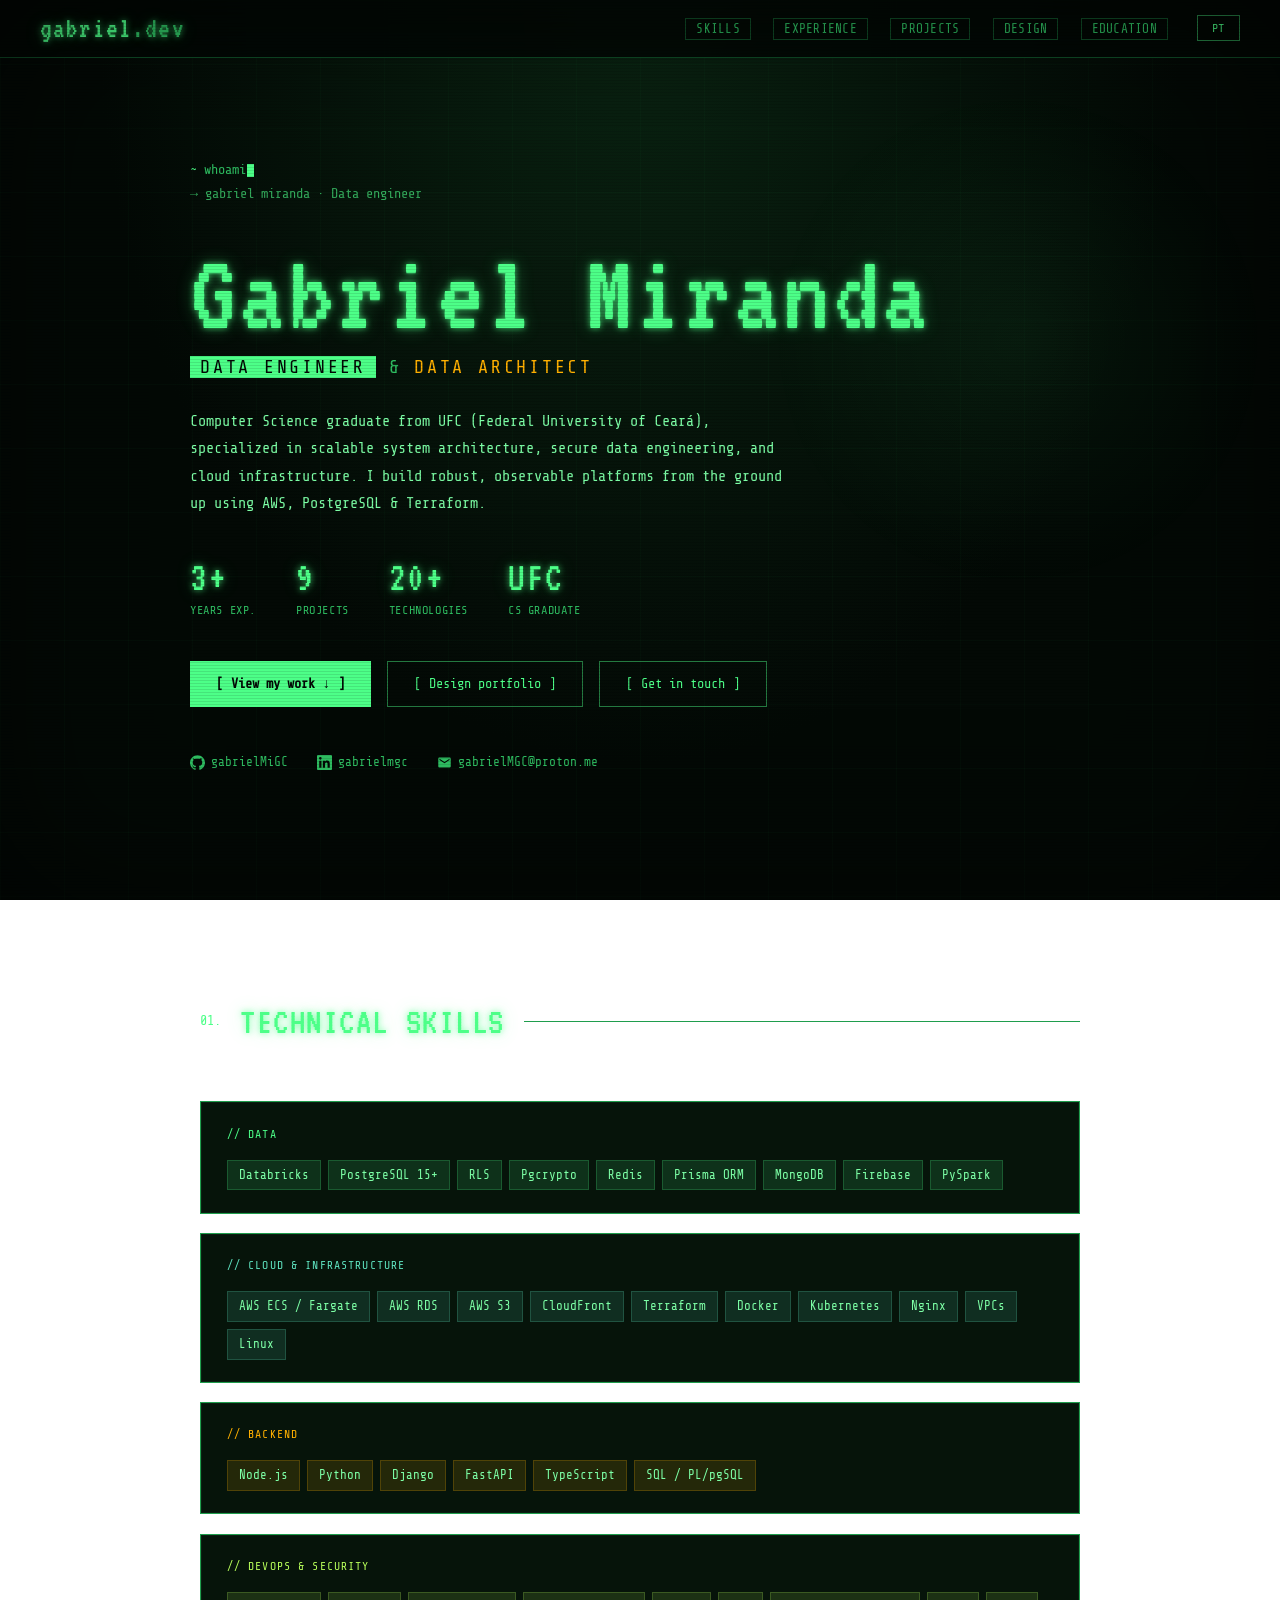
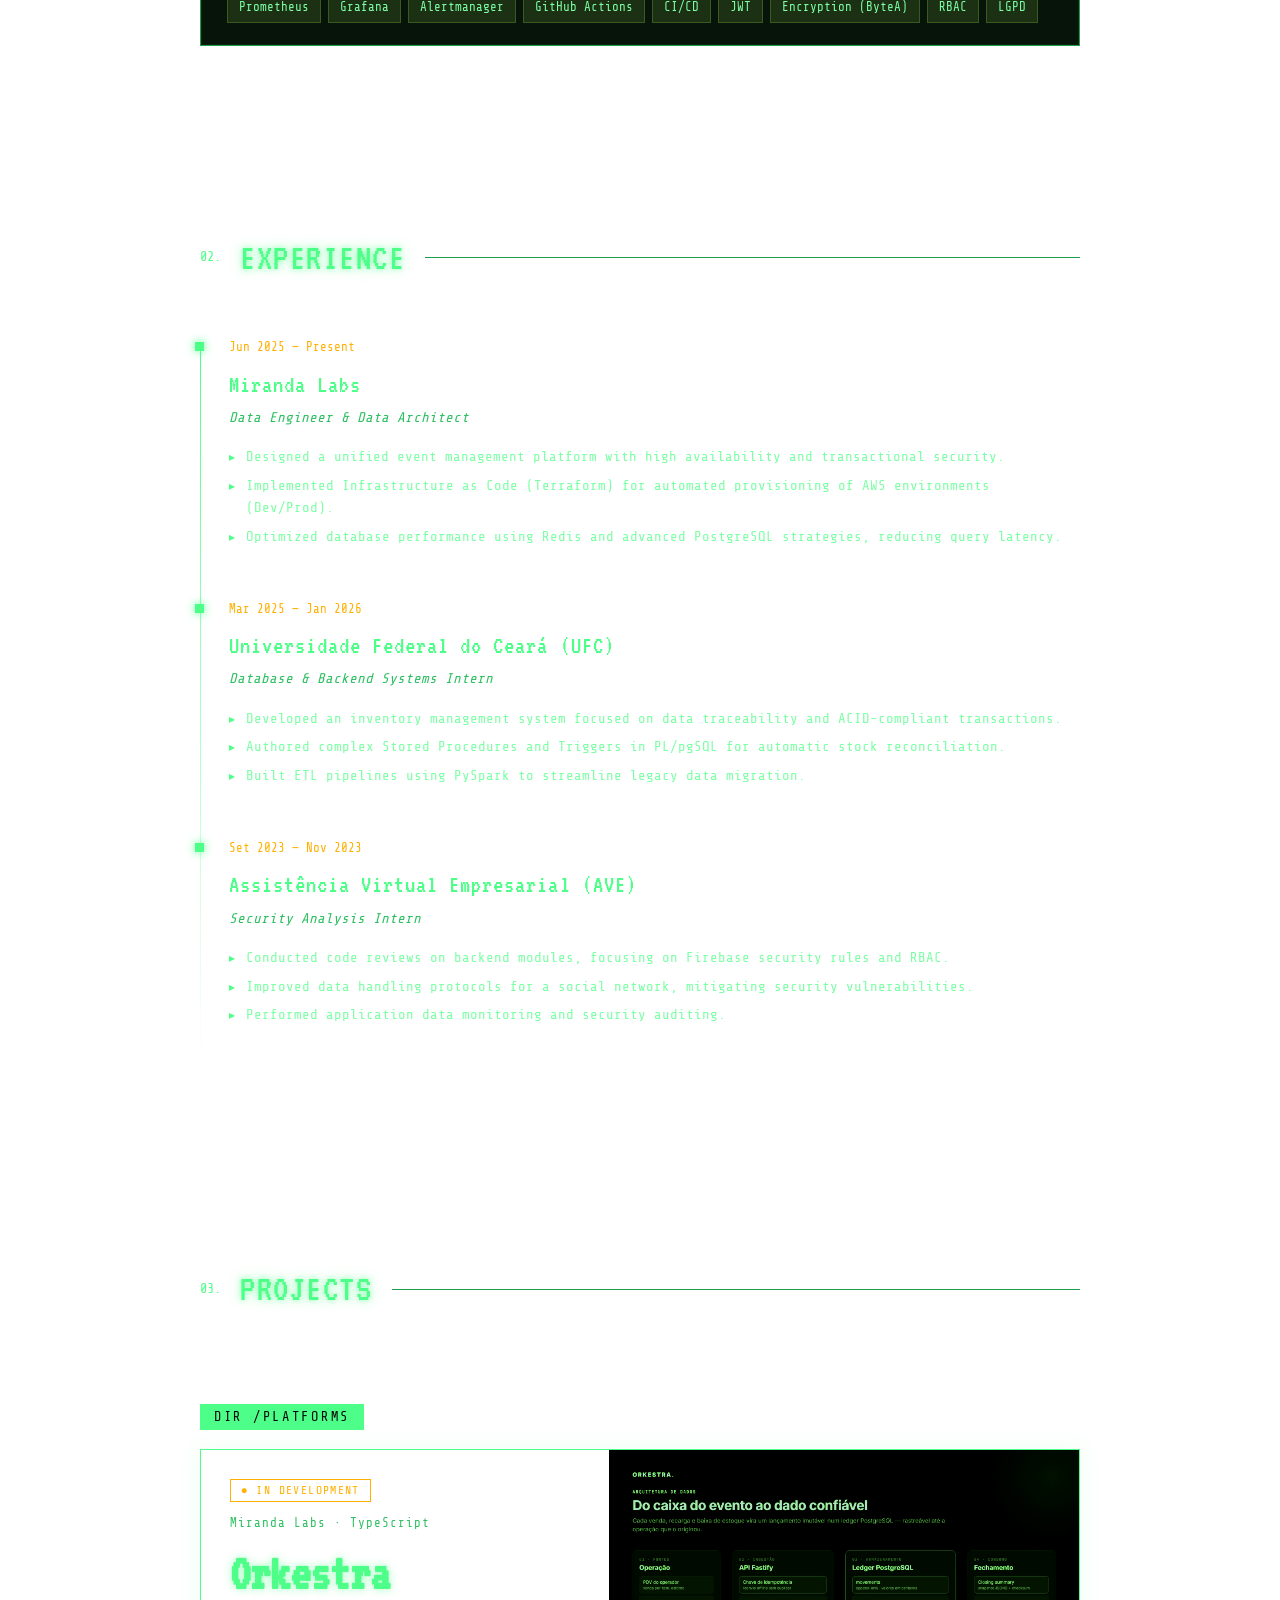
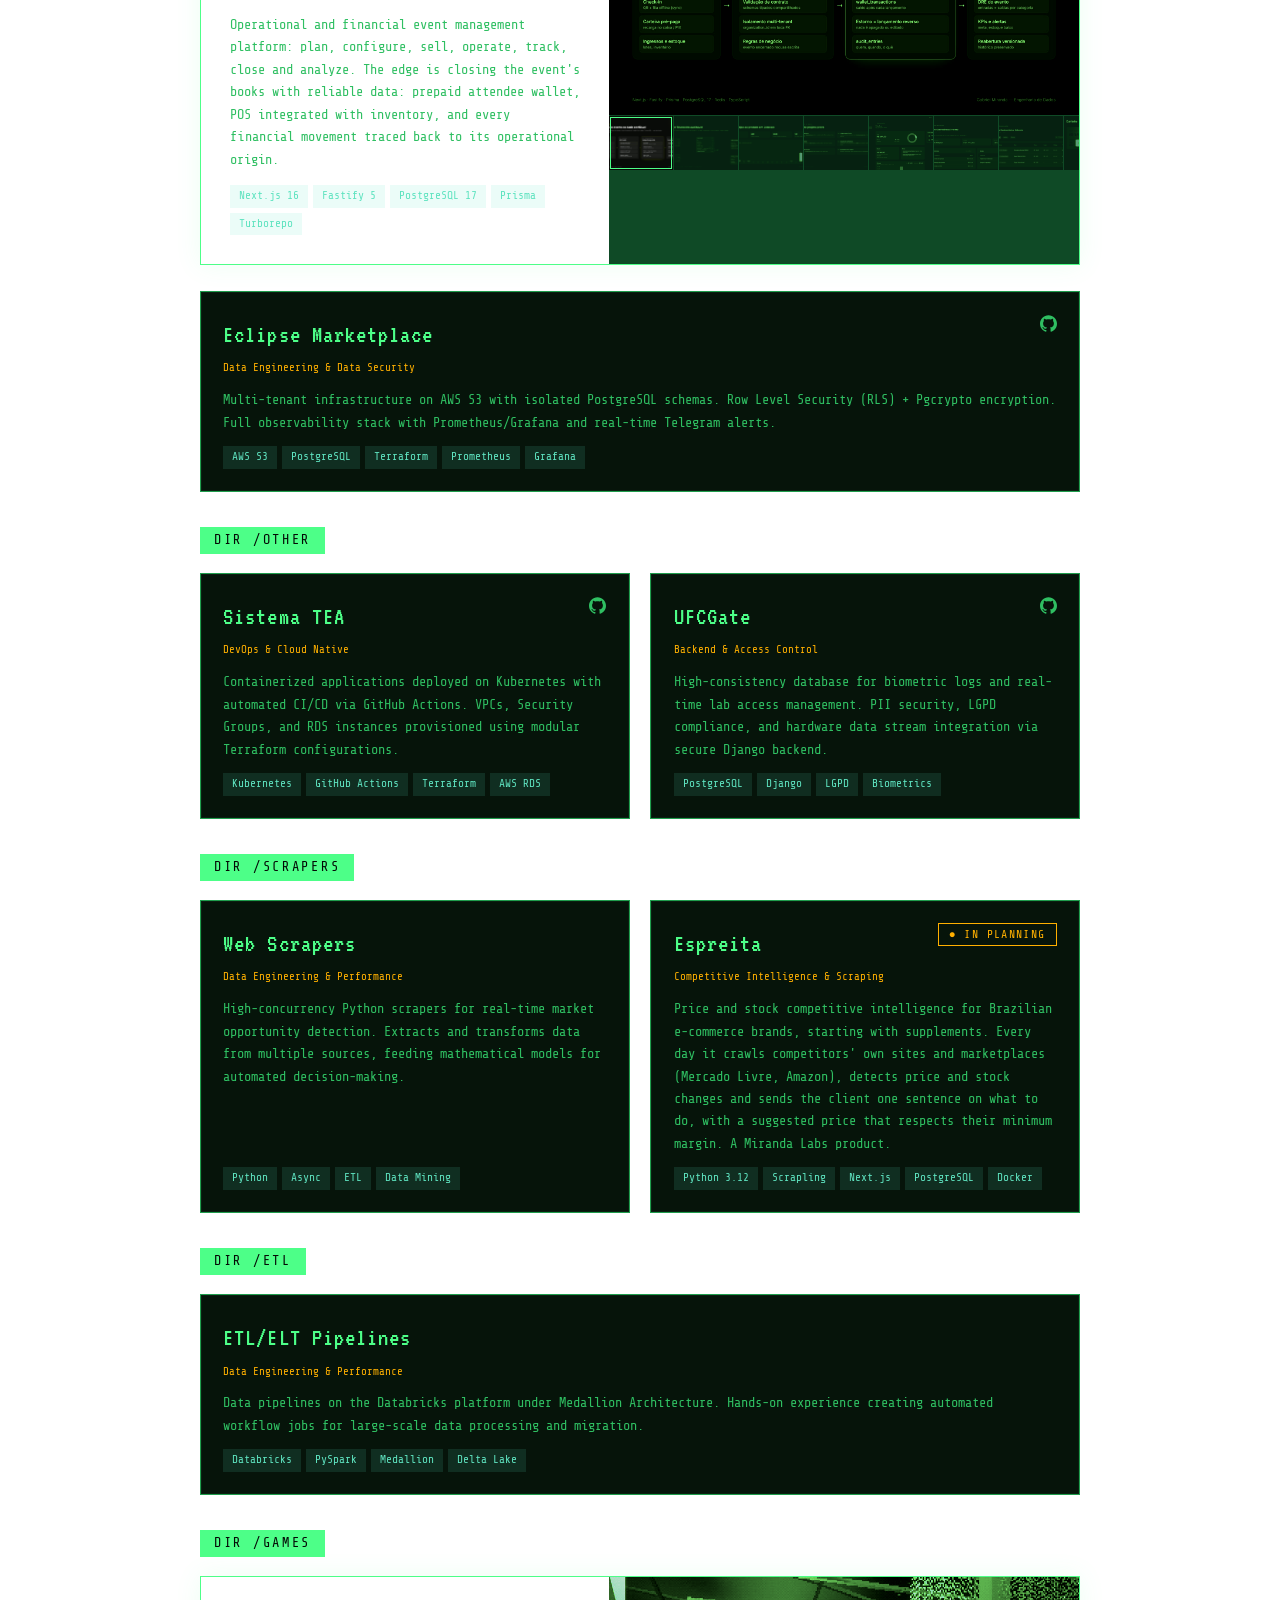
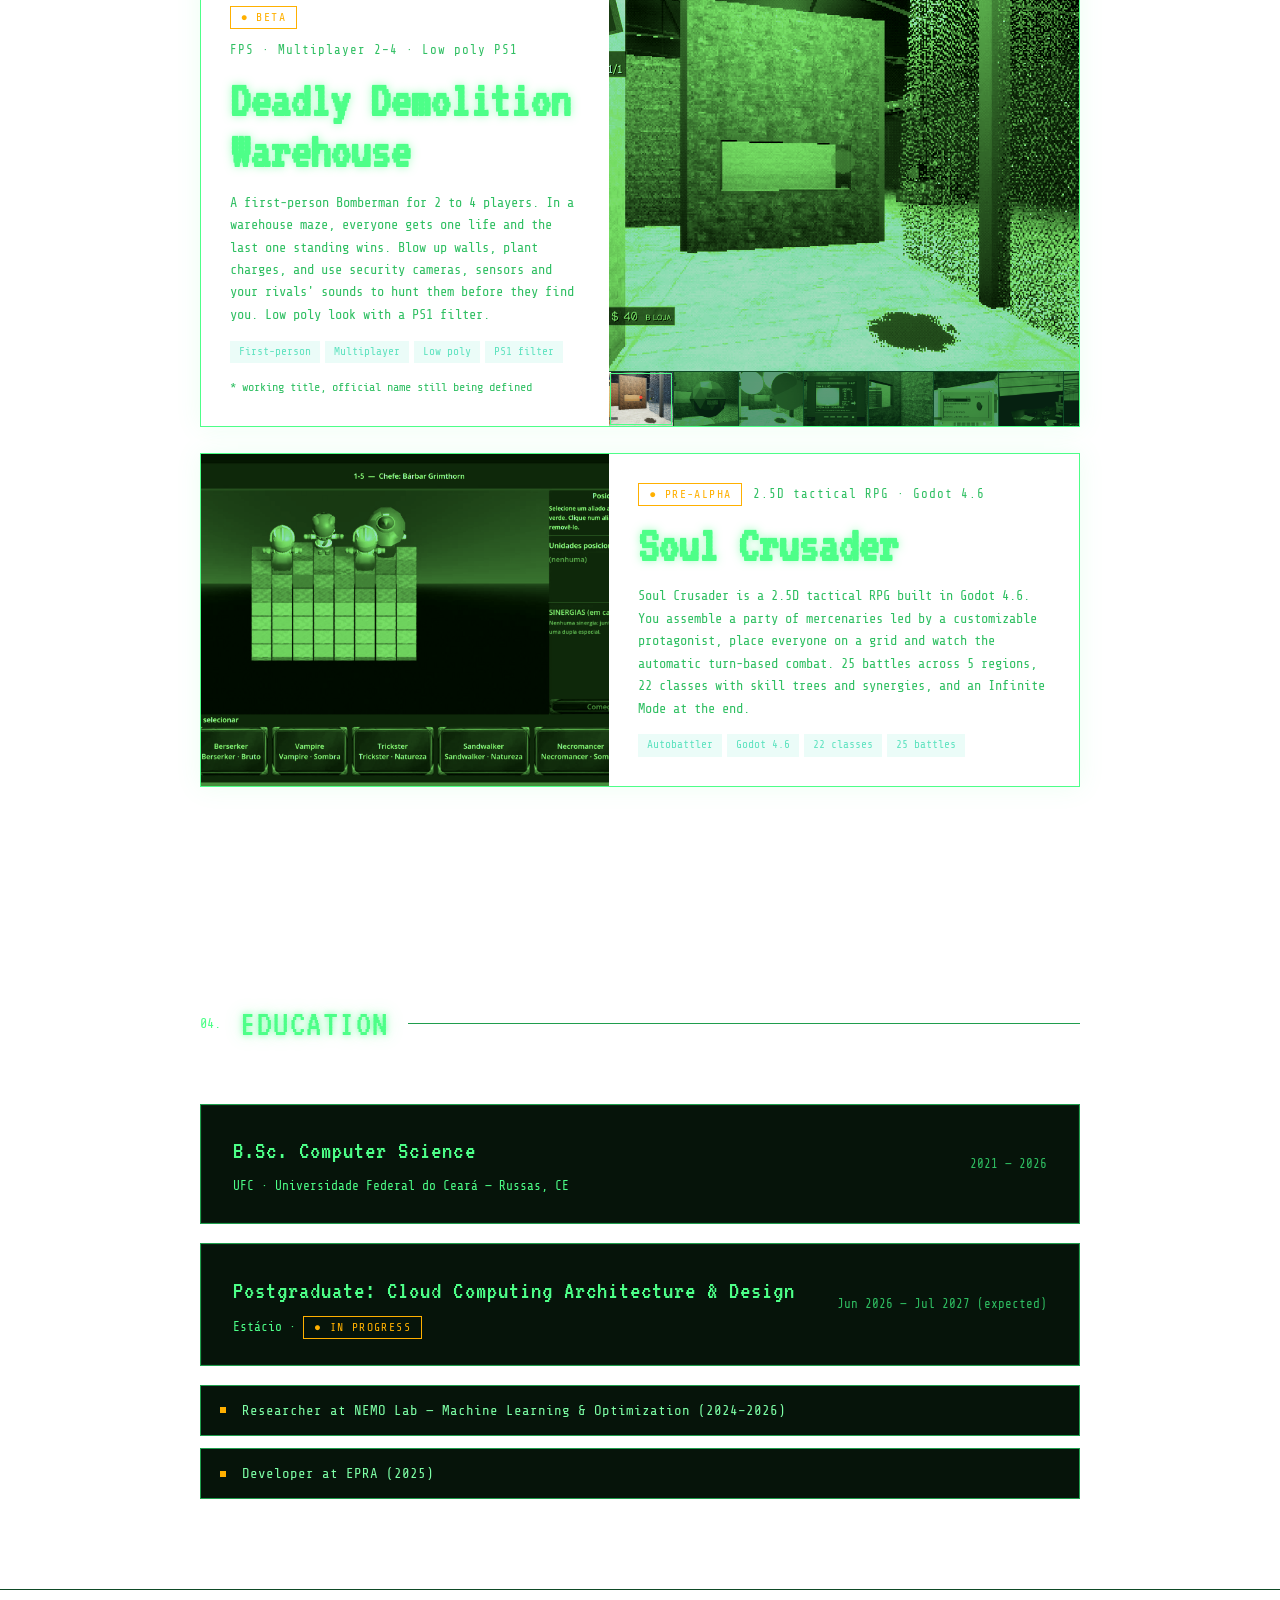
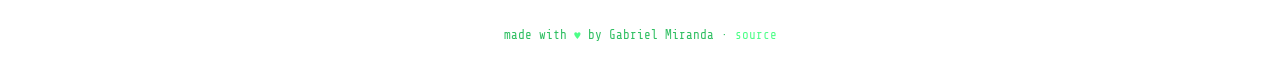
<file: index.html>
<!DOCTYPE html>
<html lang="en" data-lang="en">
<head>
  <meta charset="UTF-8" />
  <meta name="viewport" content="width=device-width, initial-scale=1.0" />
  <meta name="description" content="Gabriel Miranda — Data Engineer & Data Architect" />
  <title>Gabriel Miranda · Data Engineer</title>
  <link rel="icon" type="image/svg+xml" href="/favicon.svg" />
  <link rel="preconnect" href="https://fonts.googleapis.com" />
  <link rel="preconnect" href="https://fonts.gstatic.com" crossorigin />
  <link href="https://fonts.googleapis.com/css2?family=Share+Tech+Mono&family=VT323&display=swap" rel="stylesheet" />

  <style>
    /* ============================================================
       CSS VARIABLES & RESET
    ============================================================ */
    :root {
      --bg:          #030905;
      --bg-card:     #06140a;
      --bg-hover:    #0a2412;
      --border:      #1f9d4d;
      --border-soft: #0f4a26;
      --text:        #7dffa6;
      --muted:       #2fbf62;
      --white:       #4dff88;
      --accent:      #4dff88;
      --accent-dim:  rgba(77,255,136,.12);
      --accent-glow: 0 0 22px rgba(77,255,136,.35);
      --blue:        #5fe3c0;
      --blue-dim:    rgba(95,227,192,.12);
      --purple:      #ffb000;
      --purple-dim:  rgba(255,176,0,.12);
      --yellow:      #b8ff5a;
      --yellow-dim:  rgba(184,255,90,.12);
      --mono:        'Share Tech Mono', monospace;
      --sans:        'Share Tech Mono', monospace;
      --display:     'VT323', monospace;
      --radius:      0;
    }

    *, *::before, *::after { box-sizing: border-box; margin: 0; padding: 0; }
    html { scroll-behavior: smooth; font-size: 16px; }
    body {
      background: var(--bg);
      color: var(--text);
      font-family: var(--sans);
      line-height: 1.65;
      overflow-x: hidden;
    }

    /* Scrollbar */
    ::-webkit-scrollbar { width: 5px; }
    ::-webkit-scrollbar-track { background: var(--bg); }
    ::-webkit-scrollbar-thumb { background: var(--accent); border-radius: 3px; }

    /* Scroll progress bar */
    #progress-bar {
      position: fixed;
      top: 0; left: 0;
      height: 2px;
      width: 0%;
      background: linear-gradient(90deg, var(--accent), var(--blue));
      z-index: 200;
      transition: width .1s linear;
    }

    /* Grid overlay */
    body::before {
      content: '';
      position: fixed; inset: 0;
      background-image:
        linear-gradient(rgba(77,255,136,.025) 1px, transparent 1px),
        linear-gradient(90deg, rgba(77,255,136,.025) 1px, transparent 1px);
      background-size: 64px 64px;
      pointer-events: none;
      z-index: 0;
    }

    /* ============================================================
       NAVBAR
    ============================================================ */
    nav {
      position: fixed; top: 0; left: 0; right: 0;
      z-index: 100;
      height: 58px;
      display: flex; align-items: center; justify-content: space-between;
      padding: 0 2.5rem;
      background: rgba(3,9,5,.88);
      backdrop-filter: blur(18px);
      border-bottom: 1px solid var(--border-soft);
    }

    .nav-logo {
      font-family: var(--mono);
      font-size: .95rem;
      color: var(--accent);
      text-decoration: none;
      letter-spacing: -.02em;
    }
    .nav-logo span { color: var(--muted); }

    .nav-right { display: flex; align-items: center; gap: 1.8rem; }

    .nav-links {
      display: flex; list-style: none; gap: 1.4rem;
    }
    .nav-links a {
      font-family: var(--mono);
      font-size: .8rem;
      color: var(--muted);
      text-decoration: none;
      letter-spacing: .02em;
      transition: color .2s;
      padding: 4px 0;
      border-bottom: 1px solid transparent;
    }
    .nav-links a:hover, .nav-links a.active {
      color: var(--accent);
      border-bottom-color: var(--accent);
    }

    .lang-btn {
      font-family: var(--mono);
      font-size: .75rem;
      padding: 5px 14px;
      border: 1px solid rgba(77,255,136,.5);
      background: transparent;
      color: var(--accent);
      border-radius: 6px;
      cursor: pointer;
      letter-spacing: .05em;
      transition: all .2s;
    }
    .lang-btn:hover {
      background: var(--accent-dim);
      border-color: var(--accent);
      box-shadow: var(--accent-glow);
    }

    /* ============================================================
       HERO
    ============================================================ */
    .hero {
      min-height: 100vh;
      display: flex; align-items: center;
      padding: 80px 2.5rem 3rem;
      position: relative; z-index: 1;
    }

    .hero-inner {
      max-width: 900px;
      width: 100%;
      margin: 0 auto;
    }

    /* Glowing orb */
    .hero::after {
      content: '';
      position: absolute;
      top: 10%; left: 60%;
      width: 500px; height: 500px;
      background: radial-gradient(circle, rgba(77,255,136,.06) 0%, transparent 70%);
      pointer-events: none;
    }

    .terminal-block {
      font-family: var(--mono);
      font-size: .85rem;
      color: var(--muted);
      margin-bottom: 2rem;
      min-height: 3.2rem;
    }
    .terminal-block .prompt { color: var(--accent); }
    .terminal-output {
      color: rgba(77,255,136,.65);
      display: block;
      margin-top: 2px;
    }
    .cursor {
      display: inline-block;
      width: 7px; height: .9em;
      background: var(--accent);
      vertical-align: middle;
      margin-left: 1px;
      animation: blink 1s step-end infinite;
    }
    @keyframes blink { 0%,100% { opacity: 1; } 50% { opacity: 0; } }

    .hero-name {
      font-size: clamp(2.6rem, 6vw, 4.8rem);
      font-weight: 700;
      line-height: 1.05;
      color: var(--white);
      margin-bottom: .4rem;
      letter-spacing: -.03em;
    }
    .hero-name .green { color: var(--accent); }

    .hero-role {
      font-family: var(--mono);
      font-size: clamp(.9rem, 2vw, 1.15rem);
      color: var(--muted);
      margin-bottom: 1.6rem;
    }
    .hero-role .hl { color: var(--blue); }

    .hero-summary {
      max-width: 600px;
      font-size: .95rem;
      color: var(--text);
      line-height: 1.8;
      margin-bottom: 2.5rem;
    }

    /* Stats row */
    .stats-row {
      display: flex; gap: 2.5rem;
      margin-bottom: 2.5rem;
      flex-wrap: wrap;
    }
    .stat {
      display: flex; flex-direction: column;
    }
    .stat-num {
      font-family: var(--mono);
      font-size: 1.5rem;
      font-weight: 700;
      color: var(--accent);
      line-height: 1;
    }
    .stat-label {
      font-size: .75rem;
      color: var(--muted);
      letter-spacing: .05em;
      text-transform: uppercase;
      margin-top: 2px;
    }

    .hero-cta {
      display: flex; gap: 1rem; flex-wrap: wrap;
      margin-bottom: 2.8rem;
    }

    .btn-primary {
      display: inline-flex; align-items: center; gap: 8px;
      padding: 11px 26px;
      background: var(--accent);
      color: #030905;
      font-family: var(--mono);
      font-size: .85rem;
      font-weight: 700;
      text-decoration: none;
      border-radius: 8px;
      transition: all .2s;
      border: none; cursor: pointer;
    }
    .btn-primary:hover {
      box-shadow: var(--accent-glow);
      transform: translateY(-2px);
    }

    .btn-ghost {
      display: inline-flex; align-items: center; gap: 8px;
      padding: 11px 26px;
      border: 1px solid rgba(77,255,136,.45);
      color: var(--accent);
      font-family: var(--mono);
      font-size: .85rem;
      text-decoration: none;
      border-radius: 8px;
      background: transparent;
      transition: all .2s;
    }
    .btn-ghost:hover {
      background: var(--accent-dim);
      border-color: var(--accent);
      transform: translateY(-2px);
    }

    .hero-socials {
      display: flex; gap: 1.8rem; flex-wrap: wrap;
    }
    .social-link {
      font-family: var(--mono);
      font-size: .8rem;
      color: var(--muted);
      text-decoration: none;
      display: flex; align-items: center; gap: 6px;
      transition: color .2s;
    }
    .social-link svg { width: 15px; height: 15px; fill: currentColor; }
    .social-link:hover { color: var(--accent); }

    /* ============================================================
       SECTIONS
    ============================================================ */
    .section {
      max-width: 960px;
      margin: 0 auto;
      padding: 90px 2.5rem;
      position: relative; z-index: 1;
    }

    .sec-head {
      display: flex; align-items: center; gap: 1.2rem;
      margin-bottom: 3rem;
    }
    .sec-num {
      font-family: var(--mono);
      font-size: .85rem;
      color: var(--accent);
      flex-shrink: 0;
    }
    .sec-title {
      font-size: 1.55rem;
      font-weight: 700;
      color: var(--white);
      white-space: nowrap;
    }
    .sec-line {
      flex: 1;
      height: 1px;
      background: var(--border);
      min-width: 30px;
    }

    /* ============================================================
       SKILLS
    ============================================================ */
    .skills-grid {
      display: grid;
      grid-template-columns: repeat(auto-fill, minmax(440px, 1fr));
      gap: 1.2rem;
    }

    .skill-card {
      background: var(--bg-card);
      border: 1px solid var(--border);
      border-radius: var(--radius);
      padding: 1.4rem 1.6rem;
      transition: border-color .25s, transform .2s;
    }
    .skill-card:hover {
      border-color: var(--accent);
      transform: translateY(-2px);
    }

    .skill-label {
      font-family: var(--mono);
      font-size: .72rem;
      letter-spacing: .1em;
      text-transform: uppercase;
      margin-bottom: 1rem;
    }
    .skill-label.green { color: var(--accent); }
    .skill-label.blue  { color: var(--blue);   }
    .skill-label.purple{ color: var(--purple);  }
    .skill-label.yellow{ color: var(--yellow);  }

    .tags { display: flex; flex-wrap: wrap; gap: 7px; }

    .tag {
      font-family: var(--mono);
      font-size: .78rem;
      padding: 4px 11px;
      border-radius: 5px;
      cursor: default;
      transition: all .2s;
      border: 1px solid transparent;
    }
    .tag.green  { background: var(--accent-dim);  color: var(--text); border-color: rgba(77,255,136,.2); }
    .tag.green:hover  { border-color: var(--accent);  color: var(--accent);  box-shadow: 0 0 8px rgba(77,255,136,.2); }
    .tag.blue   { background: var(--blue-dim);    color: var(--text); border-color: rgba(95,227,192,.2); }
    .tag.blue:hover   { border-color: var(--blue);    color: var(--blue);    box-shadow: 0 0 8px rgba(95,227,192,.2); }
    .tag.purple { background: var(--purple-dim);  color: var(--text); border-color: rgba(255,176,0,.2); }
    .tag.purple:hover { border-color: var(--purple);  color: var(--purple);  box-shadow: 0 0 8px rgba(255,176,0,.2); }
    .tag.yellow { background: var(--yellow-dim);  color: var(--text); border-color: rgba(184,255,90,.2); }
    .tag.yellow:hover { border-color: var(--yellow);  color: var(--yellow);  box-shadow: 0 0 8px rgba(184,255,90,.2); }

    /* ============================================================
       EXPERIENCE TIMELINE
    ============================================================ */
    .timeline { padding-left: 1.8rem; position: relative; }
    .timeline::before {
      content: '';
      position: absolute; left: 0; top: 6px; bottom: 20px;
      width: 1px;
      background: linear-gradient(to bottom, var(--accent), transparent);
    }

    .tl-item {
      position: relative;
      padding-bottom: 3rem;
      opacity: 0;
      transform: translateX(-16px);
      transition: opacity .5s ease, transform .5s ease;
    }
    .tl-item.vis { opacity: 1; transform: translateX(0); }

    .tl-dot {
      position: absolute;
      left: -2.12rem; top: 5px;
      width: 9px; height: 9px;
      border-radius: 50%;
      background: var(--accent);
      box-shadow: 0 0 10px var(--accent);
    }

    .tl-date {
      font-family: var(--mono);
      font-size: .78rem;
      color: var(--accent);
      margin-bottom: .35rem;
    }
    .tl-company {
      font-size: 1.05rem;
      font-weight: 600;
      color: var(--white);
    }
    .tl-role {
      font-size: .88rem;
      color: var(--muted);
      font-style: italic;
      margin-bottom: .9rem;
    }
    .tl-bullets { list-style: none; }
    .tl-bullets li {
      font-size: .875rem;
      color: var(--text);
      padding: 3px 0 3px 1.1rem;
      position: relative;
      line-height: 1.6;
    }
    .tl-bullets li::before {
      content: '▸';
      position: absolute; left: 0;
      color: var(--accent);
      font-size: .75rem;
      top: 5px;
    }

    /* ============================================================
       PROJECTS
    ============================================================ */
    .projects-grid {
      display: grid;
      grid-template-columns: repeat(auto-fit, minmax(270px, 1fr));
      gap: 1.3rem;
    }

    .proj-card {
      background: var(--bg-card);
      border: 1px solid var(--border);
      border-radius: var(--radius);
      padding: 1.4rem;
      display: flex; flex-direction: column; gap: .75rem;
      opacity: 0;
      transform: translateY(18px);
      transition: opacity .45s ease, transform .45s ease, border-color .25s, box-shadow .25s;
    }
    .proj-card.vis { opacity: 1; transform: translateY(0); }
    .proj-card:hover {
      border-color: var(--accent);
      box-shadow: 0 4px 24px rgba(77,255,136,.07);
      transform: translateY(-3px);
    }

    .proj-top {
      display: flex; justify-content: space-between; align-items: flex-start;
    }
    .proj-name {
      font-size: .98rem;
      font-weight: 600;
      color: var(--white);
    }
    .proj-cat {
      font-family: var(--mono);
      font-size: .68rem;
      color: var(--accent);
      margin-top: 3px;
    }
    .proj-gh-link {
      color: var(--muted);
      text-decoration: none;
      font-size: 1rem;
      transition: color .2s;
      flex-shrink: 0;
    }
    .proj-gh-link:hover { color: var(--accent); }

    .proj-desc {
      font-size: .85rem;
      color: var(--muted);
      line-height: 1.65;
      flex: 1;
    }

    .proj-stack { display: flex; flex-wrap: wrap; gap: 5px; }
    .stack-tag {
      font-family: var(--mono);
      font-size: .7rem;
      padding: 2px 9px;
      background: var(--blue-dim);
      border-radius: 4px;
      color: var(--blue);
    }

    /* ============================================================
       EDUCATION
    ============================================================ */
    .edu-main {
      background: var(--bg-card);
      border: 1px solid var(--border);
      border-radius: var(--radius);
      padding: 1.6rem 2rem;
      display: flex;
      justify-content: space-between;
      align-items: center;
      flex-wrap: wrap;
      gap: 1rem;
      transition: border-color .25s;
      margin-bottom: 1.2rem;
    }
    .edu-main:hover { border-color: var(--accent); }

    .edu-degree {
      font-size: 1.05rem;
      font-weight: 600;
      color: var(--white);
    }
    .edu-school {
      font-family: var(--mono);
      font-size: .8rem;
      color: var(--accent);
      margin-top: 4px;
    }
    .edu-year {
      font-family: var(--mono);
      font-size: .78rem;
      color: var(--muted);
    }

    .research-list { display: flex; flex-direction: column; gap: .8rem; }
    .research-item {
      display: flex; align-items: center; gap: 1rem;
      background: var(--bg-card);
      border: 1px solid var(--border);
      border-radius: 8px;
      padding: .8rem 1.2rem;
      font-size: .875rem;
      transition: border-color .25s;
    }
    .research-item:hover { border-color: var(--purple); }
    .r-dot {
      width: 6px; height: 6px;
      border-radius: 50%;
      background: var(--purple);
      flex-shrink: 0;
    }

    /* ============================================================
       FOOTER
    ============================================================ */
    footer {
      border-top: 1px solid var(--border-soft);
      padding: 2.2rem 2.5rem;
      text-align: center;
      font-family: var(--mono);
      font-size: .78rem;
      color: var(--muted);
      position: relative; z-index: 1;
    }
    footer a { color: var(--accent); text-decoration: none; }
    footer a:hover { text-decoration: underline; }

    /* ============================================================
       SCROLL-TO-TOP
    ============================================================ */
    #scroll-top {
      position: fixed;
      bottom: 2rem; right: 2rem;
      width: 40px; height: 40px;
      background: var(--bg-card);
      border: 1px solid var(--border);
      border-radius: 8px;
      display: flex; align-items: center; justify-content: center;
      cursor: pointer;
      color: var(--accent);
      font-size: 1rem;
      opacity: 0;
      transform: translateY(10px);
      transition: all .3s;
      z-index: 90;
      text-decoration: none;
    }
    #scroll-top.show { opacity: 1; transform: translateY(0); }
    #scroll-top:hover { background: var(--accent-dim); box-shadow: var(--accent-glow); }

    /* ============================================================
       ANIMATIONS
    ============================================================ */
    @keyframes fadeUp {
      from { opacity: 0; transform: translateY(28px); }
      to   { opacity: 1; transform: translateY(0); }
    }
    .hero-inner > * { animation: fadeUp .6s ease both; }
    .hero-inner > *:nth-child(1) { animation-delay: .05s; }
    .hero-inner > *:nth-child(2) { animation-delay: .15s; }
    .hero-inner > *:nth-child(3) { animation-delay: .25s; }
    .hero-inner > *:nth-child(4) { animation-delay: .35s; }
    .hero-inner > *:nth-child(5) { animation-delay: .45s; }
    .hero-inner > *:nth-child(6) { animation-delay: .55s; }
    .hero-inner > *:nth-child(7) { animation-delay: .65s; }

    /* ============================================================
       PHOSPHOR CRT THEME OVERRIDES
    ============================================================ */
    body { background: radial-gradient(ellipse at 50% 0%, #0a2412 0%, #030905 60%) fixed; }
    body::after {
      content: ''; position: fixed; inset: 0; z-index: 300; pointer-events: none;
      background: repeating-linear-gradient(to bottom, rgba(0,0,0,0) 0, rgba(0,0,0,0) 2px, rgba(0,0,0,.2) 3px);
      box-shadow: inset 0 0 160px rgba(0,0,0,.6);
    }
    .nav-logo, .hero-name, .sec-title, .stat-num, .proj-name, .tl-company, .edu-degree {
      font-family: var(--display); font-weight: 400; letter-spacing: .04em;
    }
    .nav-logo { font-size: 1.8rem; }
    .hero-name { font-size: clamp(3.6rem, 9vw, 7.2rem); line-height: .9; letter-spacing: .03em; }
    .sec-title { font-size: 2.4rem; text-transform: uppercase; }
    .stat-num { font-size: 2.6rem; }
    .proj-name, .tl-company, .edu-degree { font-size: 1.6rem; }
    .hero-name, .sec-title, .nav-logo, .stat-num { text-shadow: 0 0 6px rgba(77,255,136,.7), 0 0 18px rgba(77,255,136,.3); }
    .hero-name .green { color: var(--accent); }
    .hero-role { color: var(--text); text-transform: uppercase; letter-spacing: .15em; }
    .hero-role .hl { background: var(--accent); color: var(--bg); padding: 1px 10px; }
    .hero-role span[data-key="role2"] { color: var(--purple); }
    .btn-primary, .btn-ghost, .lang-btn, .tag, .stack-tag, .proj-card, .skill-card, .edu-main,
    .research-item, #scroll-top, .nav-links a, .edu-main, ::-webkit-scrollbar-thumb { border-radius: 0; }
    .nav-links a { text-transform: uppercase; padding: 3px 10px; border: 1px solid var(--border-soft); }
    .nav-links a:hover, .nav-links a.active { background: var(--accent); color: var(--bg); border-color: var(--accent); }
    .btn-primary:hover, .btn-ghost:hover { transform: none; }
    .btn-primary::before { content: '[ '; } .btn-primary::after { content: ' ]'; }
    .btn-ghost::before { content: '[ '; } .btn-ghost::after { content: ' ]'; }
    .tag { border-color: var(--border-soft); }
    .proj-card, .skill-card, .edu-main { box-shadow: inset 0 0 0 1px rgba(77,255,136,.05); }
    .proj-card:hover { transform: none; box-shadow: 0 0 24px rgba(77,255,136,.14); }
    .skill-card:hover { transform: none; }
    .tl-dot { border-radius: 0; }
    .r-dot { border-radius: 0; }
    .blink { animation: blink 1.1s step-end infinite; }
    #progress-bar { background: var(--accent); box-shadow: 0 0 8px var(--accent); }
    .tl-date, .proj-cat { color: var(--purple); }

    /* Status badges */
    .badge {
      display: inline-block; font-family: var(--mono); font-size: .72rem; letter-spacing: .12em;
      padding: 1px 10px; border: 1px solid var(--purple); color: var(--purple); text-transform: uppercase;
    }
    .badge::before { content: '● '; }

    /* Featured project showcase */
    .proj-group {
      display: inline-block; background: var(--accent); color: var(--bg);
      padding: 2px 14px; letter-spacing: .2em; font-size: .85rem; margin: 2.2rem 0 1.2rem;
    }
    .proj-group:first-of-type { margin-top: 0; }
    .projects-grid.single { grid-template-columns: 1fr; }
    .proj-card .badge { flex-shrink: 0; }
    .proj-top { flex-wrap: wrap; gap: .5rem; }
    .showcase {
      display: grid; grid-template-columns: 1fr 1.15fr; gap: 0;
      border: 1px solid var(--accent); margin-bottom: 1.6rem;
      box-shadow: 0 0 24px rgba(77,255,136,.1);
      opacity: 0; transform: translateY(18px); transition: opacity .45s ease, transform .45s ease;
    }
    .showcase.vis { opacity: 1; transform: none; }
    .showcase.flip .sc-body { order: 2; }
    .sc-body { padding: 1.8rem; display: flex; flex-direction: column; gap: .9rem; min-width: 0; }
    .sc-meta { display: flex; flex-wrap: wrap; gap: .7rem; align-items: center; font-size: .78rem; color: var(--muted); letter-spacing: .08em; }
    .sc-title { font-family: var(--display); font-size: clamp(2.2rem, 4.5vw, 3.2rem); line-height: 1; color: var(--accent); text-shadow: 0 0 8px rgba(77,255,136,.5); }
    .sc-note { font-size: .75rem; color: var(--muted); }
    .sc-link {
      align-self: flex-start; padding: 5px 16px; border: 1px solid var(--accent);
      color: var(--accent); text-decoration: none; font-size: .85rem; letter-spacing: .05em;
    }
    .sc-link:hover { background: var(--accent); color: var(--bg); }
    .sc-media { min-width: 0; display: flex; flex-direction: column; background: var(--border-soft); gap: 1px; }
    .sc-main { position: relative; flex: 1; min-height: 260px; overflow: hidden; background: #000; }
    .sc-main img { position: absolute; inset: 0; width: 100%; height: 100%; object-fit: cover; display: block; }
    .sc-media.contain .sc-main { flex: none; aspect-ratio: 16/9; min-height: 0; }
    .sc-media.contain .sc-main img { object-fit: contain; }
    .sc-thumbs { display: flex; gap: 1px; overflow-x: auto; }
    .sc-thumbs button {
      flex: 1 0 64px; height: 54px; padding: 0; border: 0; background: #000; cursor: pointer;
      opacity: .55; outline: 1px solid transparent; outline-offset: -2px; transition: opacity .15s;
    }
    .sc-thumbs button img { width: 100%; height: 100%; object-fit: cover; display: block; }
    .sc-thumbs button:hover { opacity: 1; }
    .sc-thumbs button.on { opacity: 1; outline-color: var(--accent); }
    .sc-media img, .proj-shot { filter: grayscale(1) sepia(1) hue-rotate(65deg) saturate(2.2) brightness(.82) contrast(1.15); transition: filter .2s; }
    .sc-media:hover .sc-main img { filter: none; }
    .sc-thumbs button.on img { filter: none; }

    /* ============================================================
       RESPONSIVE
    ============================================================ */
    @media (max-width: 860px) {
      .showcase { grid-template-columns: 1fr; }
      .showcase.flip .sc-body { order: 0; }
      .sc-main { min-height: 200px; aspect-ratio: 16/9; flex: none; }
    }
    @media (max-width: 768px) {
      nav { padding: 0 1.2rem; }
      .nav-links { display: none; }
      .section { padding: 70px 1.2rem; }
      .hero { padding: 80px 1.2rem 2rem; }
      .skills-grid { grid-template-columns: 1fr; }
      .projects-grid { grid-template-columns: 1fr; }
      .hero-name { font-size: 2.4rem; }
      .stats-row { gap: 1.5rem; }
      .edu-main { flex-direction: column; }
    }
  </style>
</head>
<body>

<!-- PROGRESS BAR -->
<div id="progress-bar"></div>

<!-- NAVBAR -->
<nav id="navbar">
  <a href="#hero" class="nav-logo">gabriel<span>.dev</span></a>
  <div class="nav-right">
    <ul class="nav-links">
      <li><a href="#skills"     data-key="nav_skills">skills</a></li>
      <li><a href="#experience" data-key="nav_exp">experience</a></li>
      <li><a href="#projects"   data-key="nav_proj">projects</a></li>
      <li><a href="design/"     data-key="nav_design">design</a></li>
      <li><a href="#education"  data-key="nav_edu">education</a></li>
    </ul>
    <button class="lang-btn" id="lang-btn" onclick="toggleLang()">PT</button>
  </div>
</nav>

<!-- SCROLL TO TOP -->
<a href="#hero" id="scroll-top" aria-label="Back to top">↑</a>

<!-- ============================
     HERO
============================= -->
<section class="hero" id="hero">
  <div class="hero-inner">

    <div class="terminal-block" id="terminal-wrap">
      <span class="prompt">~ </span><span id="term-cmd"></span><span class="cursor"></span>
      <span class="terminal-output" id="term-out"></span>
    </div>

    <h1 class="hero-name">Gabriel <span class="green">Miranda</span></h1>

    <p class="hero-role">
      <span class="hl" data-key="role1">Data Engineer</span>
      <span style="color:var(--muted)"> &amp; </span>
      <span data-key="role2">Data Architect</span>
    </p>

    <p class="hero-summary" data-key="hero_bio">
      Computer Science graduate from UFC (Federal University of Ceará), specialized in scalable system architecture,
      secure data engineering, and cloud infrastructure. I build robust, observable
      platforms from the ground up using AWS, PostgreSQL &amp; Terraform.
    </p>

    <div class="stats-row">
      <div class="stat">
        <span class="stat-num">3+</span>
        <span class="stat-label" data-key="stat_exp">years exp.</span>
      </div>
      <div class="stat">
        <span class="stat-num">9</span>
        <span class="stat-label" data-key="stat_proj">projects</span>
      </div>
      <div class="stat">
        <span class="stat-num">20+</span>
        <span class="stat-label" data-key="stat_tech">technologies</span>
      </div>
      <div class="stat">
        <span class="stat-num">UFC</span>
        <span class="stat-label" data-key="stat_uni">CS graduate</span>
      </div>
    </div>

    <div class="hero-cta">
      <a href="#projects" class="btn-primary" data-key="cta_work">View my work ↓</a>
      <a href="design/" class="btn-ghost" data-key="cta_design">Design portfolio</a>
      <a href="mailto:gabrielMGC@proton.me" class="btn-ghost" data-key="cta_contact">Get in touch</a>
    </div>

    <div class="hero-socials">
      <!-- GitHub -->
      <a href="https://github.com/gabrielMiGC" target="_blank" rel="noopener" class="social-link">
        <svg viewBox="0 0 24 24" xmlns="http://www.w3.org/2000/svg">
          <path d="M12 .297c-6.63 0-12 5.373-12 12 0 5.303 3.438 9.8 8.205 11.385.6.113.82-.258.82-.577
            0-.285-.01-1.04-.015-2.04-3.338.724-4.042-1.61-4.042-1.61-.546-1.385-1.335-1.755-1.335-1.755
            -1.087-.744.084-.729.084-.729 1.205.084 1.838 1.236 1.838 1.236 1.07 1.835 2.809 1.305
            3.495.998.108-.776.417-1.305.76-1.605-2.665-.3-5.466-1.332-5.466-5.93 0-1.31.465-2.38
            1.235-3.22-.135-.303-.54-1.523.105-3.176 0 0 1.005-.322 3.3 1.23.96-.267 1.98-.399
            3-.405 1.02.006 2.04.138 3 .405 2.28-1.552 3.285-1.23 3.285-1.23.645 1.653.24 2.873
            .12 3.176.765.84 1.23 1.91 1.23 3.22 0 4.61-2.805 5.625-5.475 5.92.42.36.81 1.096.81
            2.22 0 1.606-.015 2.896-.015 3.286 0 .315.21.69.825.57C20.565 22.092 24 17.592 24 12.297
            c0-6.627-5.373-12-12-12"/>
        </svg>
        gabrielMiGC
      </a>
      <!-- LinkedIn -->
      <a href="https://linkedin.com/in/gabrielmgc" target="_blank" rel="noopener" class="social-link">
        <svg viewBox="0 0 24 24" xmlns="http://www.w3.org/2000/svg">
          <path d="M20.447 20.452h-3.554v-5.569c0-1.328-.027-3.037-1.852-3.037-1.853 0-2.136
            1.445-2.136 2.939v5.667H9.351V9h3.414v1.561h.046c.477-.9 1.637-1.85 3.37-1.85
            3.601 0 4.267 2.37 4.267 5.455v6.286zM5.337 7.433a2.062 2.062 0 0 1-2.063-2.065
            2.064 2.064 0 1 1 2.063 2.065zm1.782 13.019H3.555V9h3.564v11.452zM22.225 0H1.771
            C.792 0 0 .774 0 1.729v20.542C0 23.227.792 24 1.771 24h20.451C23.2 24 24 23.227
            24 22.271V1.729C24 .774 23.2 0 22.222 0h.003z"/>
        </svg>
        gabrielmgc
      </a>
      <!-- Email -->
      <a href="mailto:gabrielMGC@proton.me" class="social-link">
        <svg viewBox="0 0 24 24" xmlns="http://www.w3.org/2000/svg">
          <path d="M20 4H4c-1.1 0-2 .9-2 2v12c0 1.1.9 2 2 2h16c1.1 0 2-.9
            2-2V6c0-1.1-.9-2-2-2zm0 4-8 5-8-5V6l8 5 8-5v2z"/>
        </svg>
        gabrielMGC@proton.me
      </a>
    </div>

  </div>
</section>

<!-- ============================
     SKILLS
============================= -->
<section class="section" id="skills">
  <div class="sec-head">
    <span class="sec-num">01.</span>
    <h2 class="sec-title" data-key="sec_skills">Technical Skills</h2>
    <div class="sec-line"></div>
  </div>

  <div class="skills-grid">

    <div class="skill-card">
      <div class="skill-label green">// <span data-key="sk_data">Data</span></div>
      <div class="tags">
        <span class="tag green">Databricks</span>
        <span class="tag green">PostgreSQL 15+</span>
        <span class="tag green">RLS</span>
        <span class="tag green">Pgcrypto</span>
        <span class="tag green">Redis</span>
        <span class="tag green">Prisma ORM</span>
        <span class="tag green">MongoDB</span>
        <span class="tag green">Firebase</span>
        <span class="tag green">PySpark</span>
      </div>
    </div>

    <div class="skill-card">
      <div class="skill-label blue">// <span data-key="sk_cloud">Cloud &amp; Infrastructure</span></div>
      <div class="tags">
        <span class="tag blue">AWS ECS / Fargate</span>
        <span class="tag blue">AWS RDS</span>
        <span class="tag blue">AWS S3</span>
        <span class="tag blue">CloudFront</span>
        <span class="tag blue">Terraform</span>
        <span class="tag blue">Docker</span>
        <span class="tag blue">Kubernetes</span>
        <span class="tag blue">Nginx</span>
        <span class="tag blue">VPCs</span>
        <span class="tag blue">Linux</span>
      </div>
    </div>

    <div class="skill-card">
      <div class="skill-label purple">// <span data-key="sk_backend">Backend</span></div>
      <div class="tags">
        <span class="tag purple">Node.js</span>
        <span class="tag purple">Python</span>
        <span class="tag purple">Django</span>
        <span class="tag purple">FastAPI</span>
        <span class="tag purple">TypeScript</span>
        <span class="tag purple">SQL / PL/pgSQL</span>
      </div>
    </div>

    <div class="skill-card">
      <div class="skill-label yellow">// <span data-key="sk_devops">DevOps &amp; Security</span></div>
      <div class="tags">
        <span class="tag yellow">Prometheus</span>
        <span class="tag yellow">Grafana</span>
        <span class="tag yellow">Alertmanager</span>
        <span class="tag yellow">GitHub Actions</span>
        <span class="tag yellow">CI/CD</span>
        <span class="tag yellow">JWT</span>
        <span class="tag yellow">Encryption (ByteA)</span>
        <span class="tag yellow">RBAC</span>
        <span class="tag yellow">LGPD</span>
      </div>
    </div>

  </div>
</section>

<!-- ============================
     EXPERIENCE
============================= -->
<section class="section" id="experience">
  <div class="sec-head">
    <span class="sec-num">02.</span>
    <h2 class="sec-title" data-key="sec_exp">Experience</h2>
    <div class="sec-line"></div>
  </div>

  <div class="timeline">

    <div class="tl-item">
      <div class="tl-dot"></div>
      <div class="tl-date">Jun 2025 — <span data-key="present">Present</span></div>
      <div class="tl-company">Miranda Labs</div>
      <div class="tl-role" data-key="e1_role">Data Engineer &amp; Data Architect</div>
      <ul class="tl-bullets">
        <li data-key="e1_b1">Designed a unified event management platform with high availability and transactional security.</li>
        <li data-key="e1_b2">Implemented Infrastructure as Code (Terraform) for automated provisioning of AWS environments (Dev/Prod).</li>
        <li data-key="e1_b3">Optimized database performance using Redis and advanced PostgreSQL strategies, reducing query latency.</li>
      </ul>
    </div>

    <div class="tl-item">
      <div class="tl-dot"></div>
      <div class="tl-date">Mar 2025 — Jan 2026</div>
      <div class="tl-company">Universidade Federal do Ceará (UFC)</div>
      <div class="tl-role" data-key="e2_role">Database &amp; Backend Systems Intern</div>
      <ul class="tl-bullets">
        <li data-key="e2_b1">Developed an inventory management system focused on data traceability and ACID-compliant transactions.</li>
        <li data-key="e2_b2">Authored complex Stored Procedures and Triggers in PL/pgSQL for automatic stock reconciliation.</li>
        <li data-key="e2_b3">Built ETL pipelines using PySpark to streamline legacy data migration.</li>
      </ul>
    </div>

    <div class="tl-item">
      <div class="tl-dot"></div>
      <div class="tl-date">Set 2023 — Nov 2023</div>
      <div class="tl-company">Assistência Virtual Empresarial (AVE)</div>
      <div class="tl-role" data-key="e3_role">Security Analysis Intern</div>
      <ul class="tl-bullets">
        <li data-key="e3_b1">Conducted code reviews on backend modules, focusing on Firebase security rules and RBAC.</li>
        <li data-key="e3_b2">Improved data handling protocols for a social network, mitigating security vulnerabilities.</li>
        <li data-key="e3_b3">Performed application data monitoring and security auditing.</li>
      </ul>
    </div>

  </div>
</section>

<!-- ============================
     PROJECTS
============================= -->
<section class="section" id="projects">
  <div class="sec-head">
    <span class="sec-num">03.</span>
    <h2 class="sec-title" data-key="sec_proj">Projects</h2>
    <div class="sec-line"></div>
  </div>

  <div class="proj-group" data-key="grp_platform">DIR /PLATAFORMAS</div>

  <!-- Orkestra -->
  <article class="showcase">
    <div class="sc-body">
      <div class="sc-meta">
        <span class="badge" data-key="o_status">In development</span>
        <span>Miranda Labs · TypeScript</span>
      </div>
      <h3 class="sc-title">Orkestra</h3>
      <p class="proj-desc" data-key="o_desc">Operational and financial event management platform: plan, configure, sell, operate, track, close and analyze. The edge is closing the event's books with reliable data: prepaid attendee wallet, POS integrated with inventory, and every financial movement traced back to its operational origin.</p>
      <div class="proj-stack">
        <span class="stack-tag">Next.js 16</span>
        <span class="stack-tag">Fastify 5</span>
        <span class="stack-tag">PostgreSQL 17</span>
        <span class="stack-tag">Prisma</span>
        <span class="stack-tag">Turborepo</span>
      </div>
    </div>
    <div class="sc-media contain" data-gallery>
      <div class="sc-main"><img src="assets/projects/orkestra/01-pipeline-de-dados.jpg" alt="Data pipeline" loading="lazy" /></div>
      <div class="sc-thumbs">
        <button type="button" class="on" data-src="assets/projects/orkestra/01-pipeline-de-dados.jpg" aria-label="Data pipeline"><img src="assets/projects/orkestra/01-pipeline-de-dados.jpg" alt="" loading="lazy" /></button>
        <button type="button" data-src="assets/projects/orkestra/02-modelo-ledger.jpg" aria-label="Ledger model"><img src="assets/projects/orkestra/02-modelo-ledger.jpg" alt="" loading="lazy" /></button>
        <button type="button" data-src="assets/projects/orkestra/03-ritmo-de-entrega.jpg" aria-label="Delivery pace"><img src="assets/projects/orkestra/03-ritmo-de-entrega.jpg" alt="" loading="lazy" /></button>
        <button type="button" data-src="assets/projects/orkestra/04-praticas-engenharia-dados.jpg" aria-label="Data engineering practices"><img src="assets/projects/orkestra/04-praticas-engenharia-dados.jpg" alt="" loading="lazy" /></button>
        <button type="button" data-src="assets/projects/orkestra/01-visao-geral-evento.jpg" aria-label="Event overview"><img src="assets/projects/orkestra/01-visao-geral-evento.jpg" alt="" loading="lazy" /></button>
        <button type="button" data-src="assets/projects/orkestra/02-analytics-financeiro.jpg" aria-label="Financial analytics"><img src="assets/projects/orkestra/02-analytics-financeiro.jpg" alt="" loading="lazy" /></button>
        <button type="button" data-src="assets/projects/orkestra/03-estoque.jpg" aria-label="Inventory"><img src="assets/projects/orkestra/03-estoque.jpg" alt="" loading="lazy" /></button>
        <button type="button" data-src="assets/projects/orkestra/04-carteira-participante.jpg" aria-label="Attendee wallet"><img src="assets/projects/orkestra/04-carteira-participante.jpg" alt="" loading="lazy" /></button>
      </div>
    </div>
  </article>

  <div class="projects-grid single">

    <div class="proj-card wide">
      <div class="proj-top">
        <div>
          <div class="proj-name">Eclipse Marketplace</div>
          <div class="proj-cat" data-key="p1_cat">Data Engineering &amp; Data Engineering</div>
        </div>
        <a href="https://github.com/gabrielMiGC" target="_blank" rel="noopener" class="proj-gh-link" title="GitHub">
          <svg width="17" height="17" viewBox="0 0 24 24" fill="currentColor"><path d="M12 .297c-6.63 0-12 5.373-12 12 0 5.303 3.438 9.8 8.205 11.385.6.113.82-.258.82-.577 0-.285-.01-1.04-.015-2.04-3.338.724-4.042-1.61-4.042-1.61-.546-1.385-1.335-1.755-1.335-1.755-1.087-.744.084-.729.084-.729 1.205.084 1.838 1.236 1.838 1.236 1.07 1.835 2.809 1.305 3.495.998.108-.776.417-1.305.76-1.605-2.665-.3-5.466-1.332-5.466-5.93 0-1.31.465-2.38 1.235-3.22-.135-.303-.54-1.523.105-3.176 0 0 1.005-.322 3.3 1.23.96-.267 1.98-.399 3-.405 1.02.006 2.04.138 3 .405 2.28-1.552 3.285-1.23 3.285-1.23.645 1.653.24 2.873.12 3.176.765.84 1.23 1.91 1.23 3.22 0 4.61-2.805 5.625-5.475 5.92.42.36.81 1.096.81 2.22 0 1.606-.015 2.896-.015 3.286 0 .315.21.69.825.57C20.565 22.092 24 17.592 24 12.297c0-6.627-5.373-12-12-12"/></svg>
        </a>
      </div>
      <p class="proj-desc" data-key="p1_desc">
        Multi-tenant infrastructure on AWS S3 with isolated PostgreSQL schemas. Row Level Security (RLS) + Pgcrypto encryption. Full observability stack with Prometheus/Grafana and real-time Telegram alerts.
      </p>
      <div class="proj-stack">
        <span class="stack-tag">AWS S3</span>
        <span class="stack-tag">PostgreSQL</span>
        <span class="stack-tag">Terraform</span>
        <span class="stack-tag">Prometheus</span>
        <span class="stack-tag">Grafana</span>
      </div>
    </div>

  </div>

  <div class="proj-group" data-key="grp_other">DIR /OUTROS</div>

  <div class="projects-grid">

    <div class="proj-card">
      <div class="proj-top">
        <div>
          <div class="proj-name">Sistema TEA</div>
          <div class="proj-cat" data-key="p2_cat">DevOps &amp; Cloud Native</div>
        </div>
        <a href="https://github.com/gabrielMiGC" target="_blank" rel="noopener" class="proj-gh-link" title="GitHub">
          <svg width="17" height="17" viewBox="0 0 24 24" fill="currentColor"><path d="M12 .297c-6.63 0-12 5.373-12 12 0 5.303 3.438 9.8 8.205 11.385.6.113.82-.258.82-.577 0-.285-.01-1.04-.015-2.04-3.338.724-4.042-1.61-4.042-1.61-.546-1.385-1.335-1.755-1.335-1.755-1.087-.744.084-.729.084-.729 1.205.084 1.838 1.236 1.838 1.236 1.07 1.835 2.809 1.305 3.495.998.108-.776.417-1.305.76-1.605-2.665-.3-5.466-1.332-5.466-5.93 0-1.31.465-2.38 1.235-3.22-.135-.303-.54-1.523.105-3.176 0 0 1.005-.322 3.3 1.23.96-.267 1.98-.399 3-.405 1.02.006 2.04.138 3 .405 2.28-1.552 3.285-1.23 3.285-1.23.645 1.653.24 2.873.12 3.176.765.84 1.23 1.91 1.23 3.22 0 4.61-2.805 5.625-5.475 5.92.42.36.81 1.096.81 2.22 0 1.606-.015 2.896-.015 3.286 0 .315.21.69.825.57C20.565 22.092 24 17.592 24 12.297c0-6.627-5.373-12-12-12"/></svg>
        </a>
      </div>
      <p class="proj-desc" data-key="p2_desc">
        Containerized applications deployed on Kubernetes with automated CI/CD via GitHub Actions. VPCs, Security Groups, and RDS instances provisioned using modular Terraform configurations.
      </p>
      <div class="proj-stack">
        <span class="stack-tag">Kubernetes</span>
        <span class="stack-tag">GitHub Actions</span>
        <span class="stack-tag">Terraform</span>
        <span class="stack-tag">AWS RDS</span>
      </div>
    </div>

    <div class="proj-card">
      <div class="proj-top">
        <div>
          <div class="proj-name">UFCGate</div>
          <div class="proj-cat" data-key="p3_cat">Backend &amp; Access Control</div>
        </div>
        <a href="https://github.com/gabrielMiGC" target="_blank" rel="noopener" class="proj-gh-link" title="GitHub">
          <svg width="17" height="17" viewBox="0 0 24 24" fill="currentColor"><path d="M12 .297c-6.63 0-12 5.373-12 12 0 5.303 3.438 9.8 8.205 11.385.6.113.82-.258.82-.577 0-.285-.01-1.04-.015-2.04-3.338.724-4.042-1.61-4.042-1.61-.546-1.385-1.335-1.755-1.335-1.755-1.087-.744.084-.729.084-.729 1.205.084 1.838 1.236 1.838 1.236 1.07 1.835 2.809 1.305 3.495.998.108-.776.417-1.305.76-1.605-2.665-.3-5.466-1.332-5.466-5.93 0-1.31.465-2.38 1.235-3.22-.135-.303-.54-1.523.105-3.176 0 0 1.005-.322 3.3 1.23.96-.267 1.98-.399 3-.405 1.02.006 2.04.138 3 .405 2.28-1.552 3.285-1.23 3.285-1.23.645 1.653.24 2.873.12 3.176.765.84 1.23 1.91 1.23 3.22 0 4.61-2.805 5.625-5.475 5.92.42.36.81 1.096.81 2.22 0 1.606-.015 2.896-.015 3.286 0 .315.21.69.825.57C20.565 22.092 24 17.592 24 12.297c0-6.627-5.373-12-12-12"/></svg>
        </a>
      </div>
      <p class="proj-desc" data-key="p3_desc">
        High-consistency database for biometric logs and real-time lab access management. PII security, LGPD compliance, and hardware data stream integration via secure Django backend.
      </p>
      <div class="proj-stack">
        <span class="stack-tag">PostgreSQL</span>
        <span class="stack-tag">Django</span>
        <span class="stack-tag">LGPD</span>
        <span class="stack-tag">Biometrics</span>
      </div>
    </div>

  </div>

  <div class="proj-group" data-key="grp_scrapers">DIR /SCRAPERS</div>

  <div class="projects-grid">

    <div class="proj-card">
      <div class="proj-top">
        <div>
          <div class="proj-name">Web Scrapers</div>
          <div class="proj-cat" data-key="p4_cat">Data Engineering &amp; Performance</div>
        </div>
      </div>
      <p class="proj-desc" data-key="p4_desc">
        High-concurrency Python scrapers for real-time market opportunity detection. Extracts and transforms data from multiple sources, feeding mathematical models for automated decision-making.
      </p>
      <div class="proj-stack">
        <span class="stack-tag">Python</span>
        <span class="stack-tag">Async</span>
        <span class="stack-tag">ETL</span>
        <span class="stack-tag">Data Mining</span>
      </div>
    </div>

    <div class="proj-card">
      <div class="proj-top">
        <div>
          <div class="proj-name">Espreita</div>
          <div class="proj-cat" data-key="p6_cat">Competitive Intelligence &amp; Scraping</div>
        </div>
        <span class="badge" data-key="p6_status">In planning</span>
      </div>
      <p class="proj-desc" data-key="p6_desc">Price and stock competitive intelligence for Brazilian e-commerce brands, starting with supplements. Every day it crawls competitors' own sites and marketplaces (Mercado Livre, Amazon), detects price and stock changes and sends the client one sentence on what to do, with a suggested price that respects their minimum margin. A Miranda Labs product.</p>
      <div class="proj-stack">
        <span class="stack-tag">Python 3.12</span>
        <span class="stack-tag">Scrapling</span>
        <span class="stack-tag">Next.js</span>
        <span class="stack-tag">PostgreSQL</span>
        <span class="stack-tag">Docker</span>
      </div>
    </div>

  </div>

  <div class="proj-group" data-key="grp_etl">DIR /ETL</div>

  <div class="projects-grid single">

    <div class="proj-card wide">
      <div class="proj-top">
        <div>
          <div class="proj-name">ETL/ELT Pipelines</div>
          <div class="proj-cat" data-key="p5_cat">Data Engineering &amp; Performance</div>
        </div>
      </div>
      <p class="proj-desc" data-key="p5_desc">
        Data pipelines on the Databricks platform under Medallion Architecture. Hands-on experience creating automated workflow jobs for large-scale data processing and migration.
      </p>
      <div class="proj-stack">
        <span class="stack-tag">Databricks</span>
        <span class="stack-tag">PySpark</span>
        <span class="stack-tag">Medallion</span>
        <span class="stack-tag">Delta Lake</span>
      </div>
    </div>

  </div>

    <div class="proj-group" data-key="grp_games">DIR /JOGOS</div>

  <!-- Deadly Demolition Warehouse -->
  <article class="showcase">
    <div class="sc-body">
      <div class="sc-meta">
        <span class="badge" data-key="w_status">Beta</span>
        <span data-key="w_genre">FPS · Multiplayer 2–4 · Low poly PS1</span>
      </div>
      <h3 class="sc-title">Deadly Demolition Warehouse</h3>
      <p class="proj-desc" data-key="w_desc">A first-person Bomberman for 2 to 4 players. In a warehouse maze, everyone gets one life and the last one standing wins. Blow up walls, plant charges, and use security cameras, sensors and your rivals' sounds to hunt them before they find you. Low poly look with a PS1 filter.</p>
      <div class="proj-stack">
        <span class="stack-tag">First-person</span>
        <span class="stack-tag">Multiplayer</span>
        <span class="stack-tag">Low poly</span>
        <span class="stack-tag">PS1 filter</span>
      </div>
      <p class="sc-note" data-key="w_note">* working title, official name still being defined</p>
    </div>
    <div class="sc-media" data-gallery>
      <div class="sc-main"><img src="assets/projects/warehouse/04_jogo_corredor.jpg" alt="Warehouse corridor in first person" loading="lazy" /></div>
      <div class="sc-thumbs">
        <button type="button" class="on" data-src="assets/projects/warehouse/04_jogo_corredor.jpg" aria-label="Corridor"><img src="assets/projects/warehouse/04_jogo_corredor.jpg" alt="" loading="lazy" /></button>
        <button type="button" data-src="assets/projects/warehouse/05_jogo_plantando_carga.jpg" aria-label="Planting a charge"><img src="assets/projects/warehouse/05_jogo_plantando_carga.jpg" alt="" loading="lazy" /></button>
        <button type="button" data-src="assets/projects/warehouse/06_jogo_explosao.jpg" aria-label="Explosion"><img src="assets/projects/warehouse/06_jogo_explosao.jpg" alt="" loading="lazy" /></button>
        <button type="button" data-src="assets/projects/warehouse/07_jogo_tablet_cameras.jpg" aria-label="Security camera tablet"><img src="assets/projects/warehouse/07_jogo_tablet_cameras.jpg" alt="" loading="lazy" /></button>
        <button type="button" data-src="assets/projects/warehouse/03_jogo_lobby_hud.jpg" aria-label="Lobby and HUD"><img src="assets/projects/warehouse/03_jogo_lobby_hud.jpg" alt="" loading="lazy" /></button>
        <button type="button" data-src="assets/projects/warehouse/08_jogo_loja.jpg" aria-label="Shop"><img src="assets/projects/warehouse/08_jogo_loja.jpg" alt="" loading="lazy" /></button>
        <button type="button" data-src="assets/projects/warehouse/01_menu_intro.jpg" aria-label="Intro menu"><img src="assets/projects/warehouse/01_menu_intro.jpg" alt="" loading="lazy" /></button>
        <button type="button" data-src="assets/projects/warehouse/02_menu_terminal.jpg" aria-label="Terminal menu"><img src="assets/projects/warehouse/02_menu_terminal.jpg" alt="" loading="lazy" /></button>
      </div>
    </div>
  </article>

  <!-- Soul Crusader -->
  <article class="showcase flip">
    <div class="sc-body">
      <div class="sc-meta">
        <span class="badge" data-key="s_status">Pre-alpha</span>
        <span data-key="s_genre">2.5D tactical RPG · Godot 4.6</span>
      </div>
      <h3 class="sc-title">Soul Crusader</h3>
      <p class="proj-desc" data-key="s_desc">Soul Crusader is a 2.5D tactical RPG built in Godot 4.6. You assemble a party of mercenaries led by a customizable protagonist, place everyone on a grid and watch the automatic turn-based combat. 25 battles across 5 regions, 22 classes with skill trees and synergies, and an Infinite Mode at the end.</p>
      <div class="proj-stack">
        <span class="stack-tag">Autobattler</span>
        <span class="stack-tag">Godot 4.6</span>
        <span class="stack-tag">22 classes</span>
        <span class="stack-tag">25 battles</span>
      </div>
    </div>
    <div class="sc-media">
      <div class="sc-main"><img src="assets/projects/soul-crusader/party-setup.jpg" alt="Soul Crusader party placement screen" loading="lazy" /></div>
    </div>
  </article>
</section>

<!-- ============================
     EDUCATION
============================= -->
<section class="section" id="education">
  <div class="sec-head">
    <span class="sec-num">04.</span>
    <h2 class="sec-title" data-key="sec_edu">Education</h2>
    <div class="sec-line"></div>
  </div>

  <div class="edu-main">
    <div>
      <div class="edu-degree" data-key="edu_deg">B.Sc. Computer Science</div>
      <div class="edu-school">UFC · Universidade Federal do Ceará — Russas, CE</div>
    </div>
    <div class="edu-year">2021 — 2026</div>
  </div>

  <div class="edu-main">
    <div>
      <div class="edu-degree" data-key="edu_deg2">Postgraduate: Cloud Computing Architecture &amp; Design</div>
      <div class="edu-school">Estácio · <span class="badge" data-key="edu_status2">In progress</span></div>
    </div>
    <div class="edu-year"><span data-key="edu_year2">Jun 2026 — Jul 2027 (expected)</span></div>
  </div>

  <div class="research-list">
    <div class="research-item">
      <span class="r-dot"></span>
      <span data-key="res1">Researcher at NEMO Lab — Machine Learning &amp; Optimization (2024–2026)</span>
    </div>
    <div class="research-item">
      <span class="r-dot"></span>
      <span data-key="res2">Developer at EPRA (2025)</span>
    </div>
  </div>
</section>

<!-- FOOTER -->
<footer>
  <span data-key="footer_made">made with</span>
  <span style="color:var(--accent)"> ♥ </span>
  <span data-key="footer_by">by</span>
  Gabriel Miranda ·
  <a href="https://github.com/gabrielMiGC/gabrielMiGC.github.io" target="_blank" rel="noopener">source</a>
</footer>

<!-- ============================================================
     JAVASCRIPT
============================================================ -->
<script>
/* ---- i18n ---- */
const LANG = {
  en: {
    nav_skills:'skills', nav_exp:'experience', nav_proj:'projects', nav_design:'design', nav_edu:'education',
    role1:'Data Engineer', role2:'Data Architect',
    hero_bio:'Computer Science graduate from UFC (Federal University of Ceará), specialized in scalable system architecture, secure data engineering, and cloud infrastructure. I build robust, observable platforms from the ground up using AWS, PostgreSQL &amp; Terraform.',
    stat_exp:'years exp.', stat_proj:'projects', stat_tech:'technologies', stat_uni:'CS graduate',
    cta_work:'View my work ↓', cta_design:'Design portfolio', cta_contact:'Get in touch',
    sec_skills:'Technical Skills',
    sk_data:'Data', sk_cloud:'Cloud &amp; Infrastructure', sk_backend:'Backend', sk_devops:'DevOps &amp; Security',
    sec_exp:'Experience', present:'Present',
    e1_role:'Data Engineer &amp; Data Architect',
    e1_b1:'Designed a unified event management platform with high availability and transactional security.',
    e1_b2:'Implemented Infrastructure as Code (Terraform) for automated provisioning of AWS environments (Dev/Prod).',
    e1_b3:'Optimized database performance using Redis and advanced PostgreSQL strategies, reducing query latency.',
    e2_role:'Database &amp; Backend Systems Intern',
    e2_b1:'Developed an inventory management system focused on data traceability and ACID-compliant transactions.',
    e2_b2:'Authored complex Stored Procedures and Triggers in PL/pgSQL for automatic stock reconciliation.',
    e2_b3:'Built ETL pipelines using PySpark to streamline legacy data migration.',
    e3_role:'Security Analysis Intern',
    e3_b1:'Conducted code reviews on backend modules, focusing on Firebase security rules and RBAC.',
    e3_b2:'Improved data handling protocols for a social network, mitigating security vulnerabilities.',
    e3_b3:'Performed application data monitoring and security auditing.',
    sec_proj:'Projects',
    grp_games:'DIR /GAMES', grp_platform:'DIR /PLATFORMS', grp_other:'DIR /OTHER', grp_scrapers:'DIR /SCRAPERS', grp_etl:'DIR /ETL',
    p6_cat:'Competitive Intelligence & Scraping', p6_status:'In planning',
    p6_desc:'Price and stock competitive intelligence for Brazilian e-commerce brands, starting with supplements. Every day it crawls competitors\' own sites and marketplaces (Mercado Livre, Amazon), detects price and stock changes and sends the client one sentence on what to do, with a suggested price that respects their minimum margin. A Miranda Labs product.',
    w_status:'Beta', w_genre:'FPS · Multiplayer 2–4 · Low poly PS1',
    w_desc:'A first-person Bomberman for 2 to 4 players. In a warehouse maze, everyone gets one life and the last one standing wins. Blow up walls, plant charges, and use security cameras, sensors and your rivals\' sounds to hunt them before they find you. Low poly look with a PS1 filter.',
    w_note:'* working title, official name still being defined',
    s_status:'Pre-alpha', s_genre:'2.5D tactical RPG · Godot 4.6',
    s_desc:'Soul Crusader is a 2.5D tactical RPG built in Godot 4.6. You assemble a party of mercenaries led by a customizable protagonist, place everyone on a grid and watch the automatic turn-based combat. 25 battles across 5 regions, 22 classes with skill trees and synergies, and an Infinite Mode at the end.',
    o_status:'In development',
    o_desc:'Operational and financial event management platform: plan, configure, sell, operate, track, close and analyze. The edge is closing the event\'s books with reliable data: prepaid attendee wallet, POS integrated with inventory, and every financial movement traced back to its operational origin.',
    p1_cat:'Data Engineering &amp; Data Security',
    p1_desc:'Multi-tenant infrastructure on AWS S3 with isolated PostgreSQL schemas. Row Level Security (RLS) + Pgcrypto encryption. Full observability stack with Prometheus/Grafana and real-time Telegram alerts.',
    p2_cat:'DevOps &amp; Cloud Native',
    p2_desc:'Containerized applications deployed on Kubernetes with automated CI/CD via GitHub Actions. VPCs, Security Groups, and RDS instances provisioned using modular Terraform configurations.',
    p3_cat:'Backend &amp; Access Control',
    p3_desc:'High-consistency database for biometric logs and real-time lab access management. PII security, LGPD compliance, and hardware data stream integration via secure Django backend.',
    p4_cat:'Data Engineering &amp; Performance',
    p4_desc:'High-concurrency Python scrapers for real-time market opportunity detection. Extracts and transforms data from multiple sources, feeding mathematical models for automated decision-making.',
    p5_cat:'Data Engineering &amp; Performance',
    p5_desc:'Data pipelines on the Databricks platform under Medallion Architecture. Hands-on experience creating automated workflow jobs for large-scale data processing and migration.',
    sec_edu:'Education',
    edu_deg:'B.Sc. Computer Science',
    edu_deg2:'Postgraduate: Cloud Computing Architecture &amp; Design', edu_status2:'In progress', edu_year2:'Jun 2026 — Jul 2027 (expected)',
    res1:'Researcher at NEMO Lab — Machine Learning &amp; Optimization (2024–2026)',
    res2:'Developer at EPRA (2025)',
    footer_made:'made with', footer_by:'by',
  },
  pt: {
    nav_skills:'habilidades', nav_exp:'experiência', nav_proj:'projetos', nav_design:'design', nav_edu:'formação',
    role1:'Engenheiro de Dados', role2:'Arquiteto de Dados',
    hero_bio:'Graduado em Ciência da Computação pela UFC (Universidade Federal do Ceará) com forte especialização em Engenharia de Dados, Desenvolvimento Backend e Segurança de Dados. Especialista na arquitetura de sistemas escaláveis com AWS, PostgreSQL e Terraform.',
    stat_exp:'anos de exp.', stat_proj:'projetos', stat_tech:'tecnologias', stat_uni:'graduado UFC',
    cta_work:'Ver meu trabalho ↓', cta_design:'Portfólio de design', cta_contact:'Entrar em contato',
    sec_skills:'Competências Técnicas',
    sk_data:'Dados', sk_cloud:'Cloud &amp; Infraestrutura', sk_backend:'Backend', sk_devops:'DevOps &amp; Segurança',
    sec_exp:'Experiência Profissional', present:'Presente',
    e1_role:'Engenheiro de Dados e Arquiteto de Dados',
    e1_b1:'Arquitetura de plataforma unificada para gestão de eventos, focando em alta disponibilidade e segurança transacional.',
    e1_b2:'Implementação de Infraestrutura como Código (Terraform) para provisionamento automatizado de ambientes AWS (Dev/Prod).',
    e1_b3:'Otimização de performance do banco de dados utilizando Redis e estratégias avançadas no PostgreSQL, reduzindo a latência de consultas.',
    e2_role:'Estagiário em Sistemas de Banco de Dados e Backend',
    e2_b1:'Desenvolvimento de sistema de gestão de inventário focado em rastreabilidade de dados e transações compatíveis com ACID.',
    e2_b2:'Autoria de Stored Procedures e Triggers complexas em PL/pgSQL para reconciliação automática de estoque.',
    e2_b3:'Implementação de pipelines ETL com PySpark para agilizar a migração de dados legados.',
    e3_role:'Estagiário em Análise de Segurança',
    e3_b1:'Realização de Code Reviews em módulos de backend, focando em regras de segurança do Firebase e RBAC.',
    e3_b2:'Aprimoramento de protocolos de manipulação de dados para uma rede social, mitigando vulnerabilidades de segurança.',
    e3_b3:'Monitoramento de dados da aplicação e auditoria de segurança.',
    sec_proj:'Principais Projetos',
    grp_games:'DIR /JOGOS', grp_platform:'DIR /PLATAFORMAS', grp_other:'DIR /OUTROS', grp_scrapers:'DIR /SCRAPERS', grp_etl:'DIR /ETL',
    p6_cat:'Inteligência Competitiva e Scraping', p6_status:'Em planejamento',
    p6_desc:'Inteligência competitiva de preços e estoque para marcas brasileiras de e-commerce, começando por suplementos. Todo dia monitora os sites próprios dos concorrentes e os marketplaces (Mercado Livre, Amazon), detecta mudanças de preço e de estoque e entrega ao cliente uma frase dizendo o que fazer, com um preço sugerido que respeita a margem mínima dele. Produto da Miranda Labs.',
    w_status:'Beta', w_genre:'FPS · Multiplayer 2–4 · Low poly PS1',
    w_desc:'Deadly Demolition Warehouse é um Bomberman em primeira pessoa para 2 a 4 jogadores. Num armazém-labirinto, cada um tem uma só vida e vence quem sobrar. Exploda paredes, plante cargas e use câmeras de segurança, sensores e o som dos rivais para caçá-los antes que te achem. Visual low poly com filtro PS1.',
    w_note:'* nome provisório, nome oficial em definição',
    s_status:'Pré-alpha', s_genre:'RPG tático 2.5D · Godot 4.6',
    s_desc:'Soul Crusader é um RPG tático 2.5D em Godot 4.6. Você monta uma party de mercenários liderada por um protagonista customizável, posiciona todos num grid e assiste ao combate automático por turnos. São 25 batalhas em 5 regiões, 22 classes com árvores de habilidade e sinergias, e um Modo Infinito no fim.',
    o_status:'Em desenvolvimento',
    o_desc:'Plataforma de gestão operacional e financeira de eventos: planejar, configurar, vender, operar, acompanhar, encerrar e analisar. O diferencial é fechar o caixa do evento com dado confiável: carteira pré-paga do participante, PDV integrado ao estoque e todo movimento financeiro rastreado até sua origem operacional.',
    p1_cat:'Engenharia de Dados e Segurança de Dados',
    p1_desc:'Infraestrutura multi-tenant no AWS S3 com schemas PostgreSQL isolados. Row Level Security (RLS) + criptografia nativa via Pgcrypto. Stack completa de observabilidade com Prometheus/Grafana e alertas em tempo real via Telegram.',
    p2_cat:'DevOps e Cloud Native',
    p2_desc:'Aplicações containerizadas implantadas em Kubernetes com pipelines de CI/CD automatizados via GitHub Actions. Provisionamento de VPCs, Security Groups e instâncias RDS com Terraform modular.',
    p3_cat:'Backend e Controle de Acesso',
    p3_desc:'Banco de dados de alta consistência para logs biométricos e gestão de acesso a laboratórios em tempo real. Segurança de PIIs, compliance com LGPD e integração de fluxos de hardware via Django.',
    p4_cat:'Engenharia de Dados e Performance',
    p4_desc:'Scrapers de alta concorrência em Python para identificar oportunidades de mercado em tempo real, extraindo e transformando dados de múltiplas fontes para alimentar algoritmos matemáticos.',
    p5_cat:'Engenharia de Dados e Performance',
    p5_desc:'Desenvolvimento de pipelines na plataforma Databricks sob arquitetura Medalhão. Experiência na criação de jobs para automação de workflows de dados em larga escala.',
    sec_edu:'Formação e Experiências Acadêmicas',
    edu_deg:'Bacharelado em Ciência da Computação',
    edu_deg2:'Pós-graduação em Arquitetura e Projetos de Cloud Computing', edu_status2:'Em andamento', edu_year2:'Jun 2026 — Jul 2027 (previsão)',
    res1:'Pesquisador no Núcleo NEMO — Machine Learning e Otimização (2024–2026)',
    res2:'Desenvolvedor no EPRA (2025)',
    footer_made:'feito com', footer_by:'por',
  }
};

let curLang = 'en';

function applyLang(lang) {
  curLang = lang;
  const d = LANG[lang];
  document.querySelectorAll('[data-key]').forEach(el => {
    const k = el.getAttribute('data-key');
    if (d[k] !== undefined) el.innerHTML = d[k];
  });
  document.getElementById('lang-btn').textContent = lang === 'en' ? 'PT' : 'EN';
  document.documentElement.lang = lang;
  restartTerminal();
}

function toggleLang() { applyLang(curLang === 'en' ? 'pt' : 'en'); }

/* ---- Terminal animation ---- */
const TERMS = {
  en: [
    { cmd: 'whoami',           out: 'gabriel miranda · Data engineer' },
    { cmd: 'cat stack.txt',    out: 'AWS · PostgreSQL · Terraform · K8s · TypeScript' },
    { cmd: 'echo $AVAILABLE',  out: 'open to new opportunities ✓' },
  ],
  pt: [
    { cmd: 'whoami',              out: 'gabriel miranda · engenheiro de dados' },
    { cmd: 'cat habilidades.txt', out: 'AWS · PostgreSQL · Terraform · K8s · TypeScript' },
    { cmd: 'echo $STATUS',        out: 'aberto a novas oportunidades ✓' },
  ],
};

let tIdx = 0, cIdx = 0, tTimer = null, phase = 'typing'; // phases: typing | showing | clearing

function restartTerminal() {
  clearTimeout(tTimer);
  tIdx = 0; cIdx = 0; phase = 'typing';
  const cmd = document.getElementById('term-cmd');
  const out = document.getElementById('term-out');
  if (cmd) cmd.textContent = '';
  if (out) out.textContent = '';
  tickTerminal();
}

function tickTerminal() {
  const cmd = document.getElementById('term-cmd');
  const out = document.getElementById('term-out');
  if (!cmd) return;

  const lines = TERMS[curLang];
  const line  = lines[tIdx % lines.length];

  if (phase === 'typing') {
    if (cIdx < line.cmd.length) {
      cmd.textContent = line.cmd.slice(0, ++cIdx);
      tTimer = setTimeout(tickTerminal, 75);
    } else {
      phase = 'showing';
      out.textContent = '→ ' + line.out;
      tTimer = setTimeout(tickTerminal, 2400);
    }
  } else if (phase === 'showing') {
    phase = 'clearing';
    out.textContent = '';
    cmd.textContent = '';
    cIdx = 0;
    tIdx = (tIdx + 1) % lines.length;
    phase = 'typing';
    tTimer = setTimeout(tickTerminal, 300);
  }
}

/* ---- Scroll progress bar ---- */
window.addEventListener('scroll', () => {
  const el = document.getElementById('progress-bar');
  const pct = (window.scrollY / (document.body.scrollHeight - window.innerHeight)) * 100;
  if (el) el.style.width = Math.min(pct, 100) + '%';

  // Scroll-to-top button
  const st = document.getElementById('scroll-top');
  if (st) st.classList.toggle('show', window.scrollY > 400);

  // Active nav link
  const sections = ['skills','experience','projects','education'];
  let active = '';
  sections.forEach(id => {
    const s = document.getElementById(id);
    if (s && window.scrollY >= s.offsetTop - 120) active = id;
  });
  document.querySelectorAll('.nav-links a').forEach(a => {
    a.classList.toggle('active', a.getAttribute('href') === '#' + active);
  });
}, { passive: true });

/* ---- Intersection observer (scroll reveal) ---- */
const io = new IntersectionObserver(entries => {
  entries.forEach(e => { if (e.isIntersecting) e.target.classList.add('vis'); });
}, { threshold: 0.12 });

document.querySelectorAll('.tl-item, .proj-card, .showcase').forEach(el => io.observe(el));

/* ---- Screenshot galleries ---- */
document.querySelectorAll('[data-gallery]').forEach(g => {
  const main = g.querySelector('.sc-main img');
  g.querySelectorAll('.sc-thumbs button').forEach(b => b.addEventListener('click', () => {
    main.src = b.dataset.src;
    main.alt = b.getAttribute('aria-label') || '';
    g.querySelectorAll('.sc-thumbs button').forEach(x => x.classList.toggle('on', x === b));
  }));
});

/* ---- Stagger project cards ---- */
document.querySelectorAll('.proj-card').forEach((c, i) => {
  c.style.transitionDelay = (i * 0.08) + 's';
});

/* ---- Init ---- */
applyLang('en');
</script>

</body>
</html>
</file>
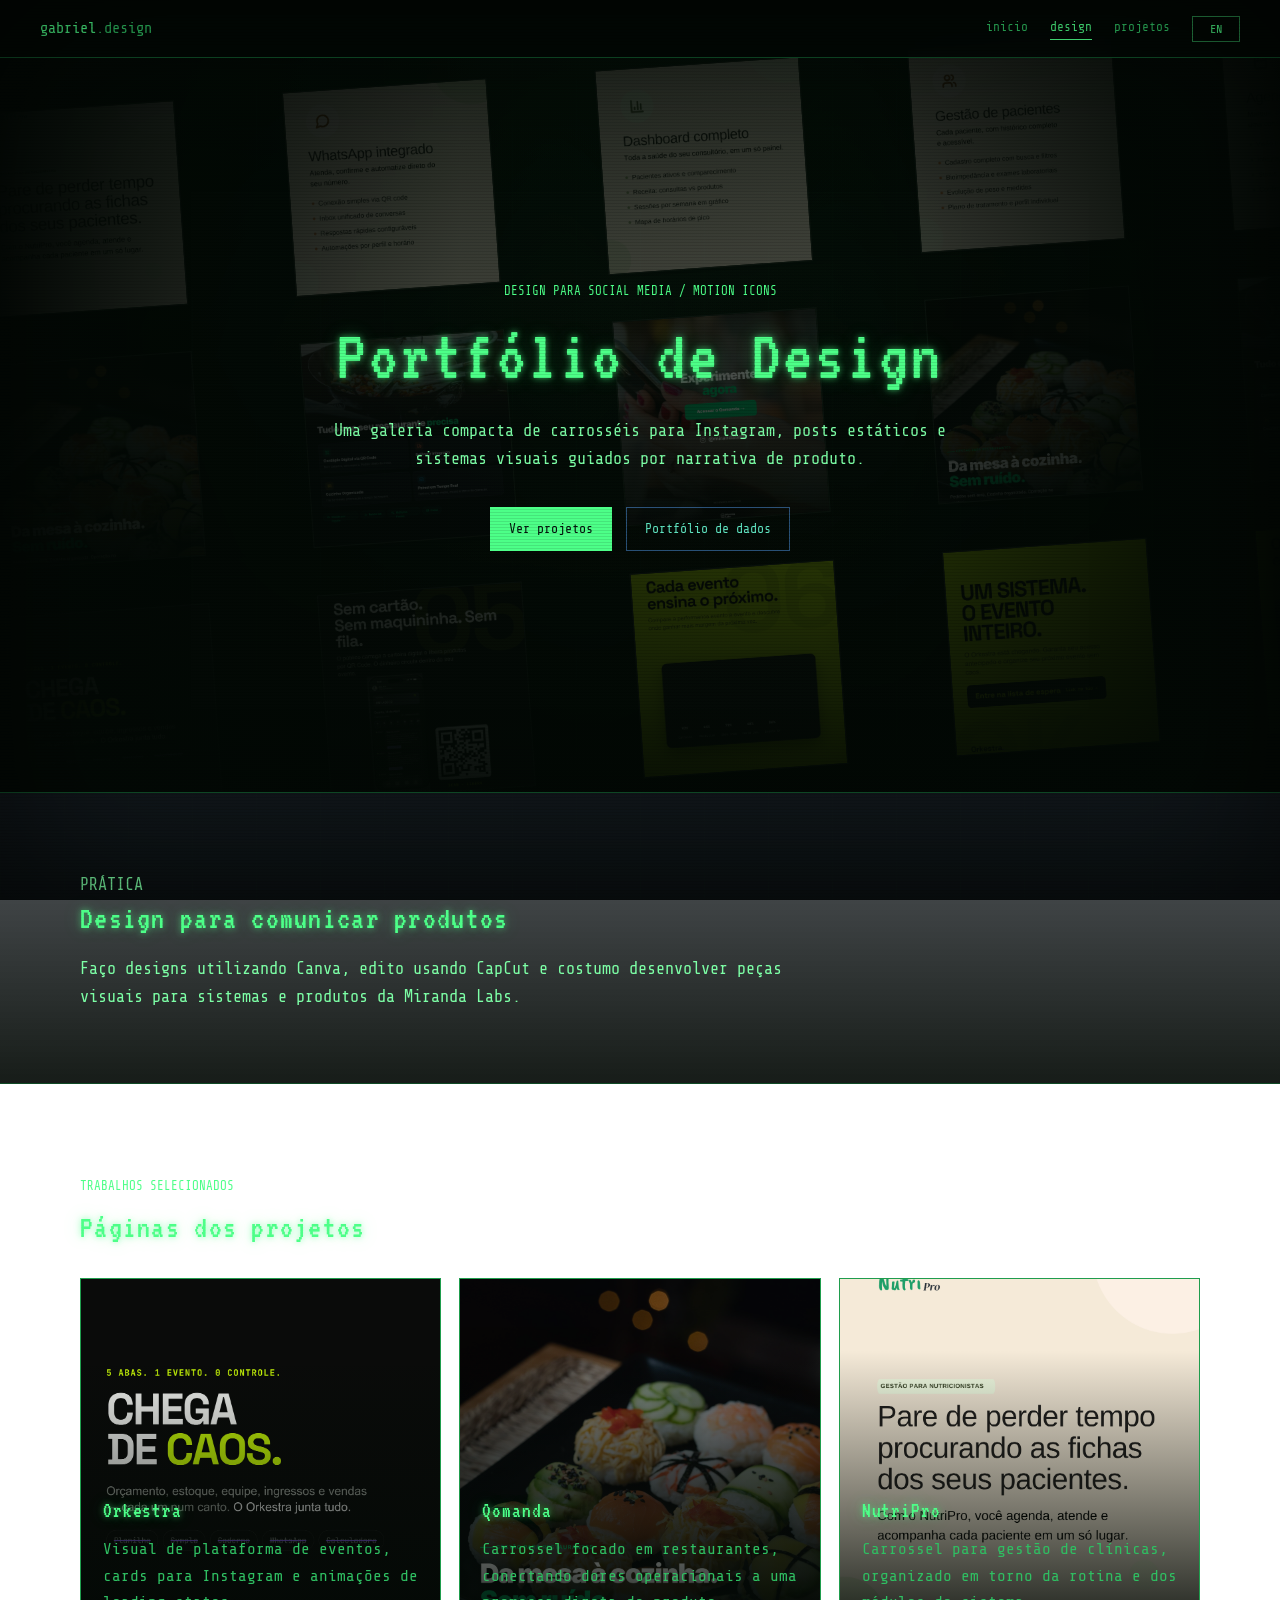
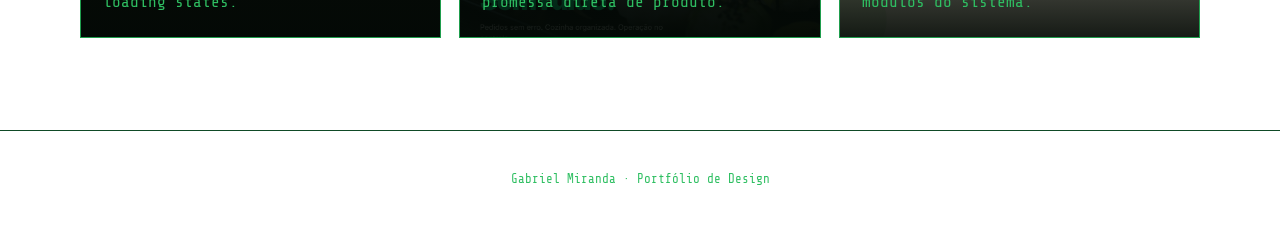
<file: design/index.html>
<!DOCTYPE html>
<html lang="pt-BR" data-lang="pt">
<head>
  <meta charset="UTF-8" />
  <meta name="viewport" content="width=device-width, initial-scale=1.0" />
  <meta name="description" content="Gabriel Miranda - Design Portfolio" />
  <title>Gabriel Miranda &middot; Design Portfolio</title>
  <link rel="icon" type="image/svg+xml" href="/favicon.svg" />
  <link rel="preconnect" href="https://fonts.googleapis.com" />
  <link rel="preconnect" href="https://fonts.gstatic.com" crossorigin />
  <link href="https://fonts.googleapis.com/css2?family=Share+Tech+Mono&family=VT323&display=swap" rel="stylesheet" />
  <link rel="stylesheet" href="./styles.css" />
</head>
<body>
  <nav class="site-nav" aria-label="Design portfolio navigation">
    <a class="nav-logo" href="../">gabriel<span>.design</span></a>
    <div class="nav-links">
      <a class="nav-link" href="../" data-key="nav_home">inicio</a>
      <a class="nav-link active" href="./" data-key="nav_design">design</a>
      <a class="nav-link" href="#projects" data-key="nav_projects">projetos</a>
      <button class="lang-btn" type="button" data-lang-target>EN</button>
    </div>
  </nav>

  <main>
    <section class="design-hero">
      <div class="rail-stack" aria-hidden="true">
        <div class="image-rail slow" data-direction="left">
          <div class="rail-track" data-duplicate>
            <figure class="rail-card"><img src="./assets/nutripro/slide-01.png" alt="" /></figure>
            <figure class="rail-card"><img src="./assets/nutripro/slide-02.png" alt="" /></figure>
            <figure class="rail-card"><img src="./assets/nutripro/slide-03.png" alt="" /></figure>
            <figure class="rail-card"><img src="./assets/nutripro/slide-04.png" alt="" /></figure>
            <figure class="rail-card"><img src="./assets/nutripro/slide-05.png" alt="" /></figure>
            <figure class="rail-card"><img src="./assets/nutripro/slide-06.png" alt="" /></figure>
            <figure class="rail-card"><img src="./assets/nutripro/slide-07.png" alt="" /></figure>
            <figure class="rail-card"><img src="./assets/nutripro/slide-08.png" alt="" /></figure>
          </div>
        </div>
        <div class="image-rail fast" data-direction="right">
          <div class="rail-track" data-duplicate>
            <figure class="rail-card"><img src="./assets/qomanda/slide-01.png" alt="" /></figure>
            <figure class="rail-card"><img src="./assets/qomanda/slide-02.png" alt="" /></figure>
            <figure class="rail-card"><img src="./assets/qomanda/slide-03.png" alt="" /></figure>
          </div>
        </div>
        <div class="image-rail" data-direction="left">
          <div class="rail-track" data-duplicate>
            <figure class="rail-card"><img src="./assets/orkestra/cards/slide-01.png" alt="" /></figure>
            <figure class="rail-card"><img src="./assets/orkestra/cards/slide-02.png" alt="" /></figure>
            <figure class="rail-card"><img src="./assets/orkestra/cards/slide-03.png" alt="" /></figure>
            <figure class="rail-card"><img src="./assets/orkestra/cards/slide-04.png" alt="" /></figure>
            <figure class="rail-card"><img src="./assets/orkestra/cards/slide-05.png" alt="" /></figure>
            <figure class="rail-card"><img src="./assets/orkestra/cards/slide-06.png" alt="" /></figure>
            <figure class="rail-card"><img src="./assets/orkestra/cards/slide-07.png" alt="" /></figure>
            <figure class="rail-card"><img src="./assets/orkestra/cards/slide-08.png" alt="" /></figure>
          </div>
        </div>
      </div>

      <div class="hero-copy">
        <p class="eyebrow" data-key="hero_kicker">design para social media / motion icons</p>
        <h1 class="hero-title" data-key="hero_title">Portf&oacute;lio de <span>Design</span></h1>
        <p class="hero-lede" data-key="hero_lede">Uma galeria compacta de carross&eacute;is para Instagram, posts est&aacute;ticos e sistemas visuais guiados por narrativa de produto.</p>
        <div class="hero-actions">
          <a class="btn btn-primary" href="#projects" data-key="hero_cta">Ver projetos</a>
          <a class="btn btn-ghost" href="../" data-key="hero_home">Portf&oacute;lio de dados</a>
        </div>
      </div>
    </section>

    <section class="section statement">
      <div class="section-inner">
        <p class="section-kicker" data-key="statement_kicker">pr&aacute;tica</p>
        <h2 class="section-title" data-key="statement_title">Design para comunicar produtos</h2>
        <p data-key="statement_body">Fa&ccedil;o designs utilizando Canva, edito usando CapCut e costumo desenvolver pe&ccedil;as visuais para sistemas e produtos da Miranda Labs.</p>
      </div>
    </section>

    <section class="section" id="projects">
      <div class="section-inner">
        <p class="section-kicker" data-key="projects_kicker">trabalhos selecionados</p>
        <h2 class="section-title" data-key="projects_title">P&aacute;ginas dos projetos</h2>
        <div class="project-links">
          <a class="project-card" href="./orkestra/">
            <img src="./assets/orkestra/cards/slide-01.png" alt="Orkestra carousel cover" />
            <div class="project-card-body">
              <h3>Orkestra</h3>
              <p data-key="card_orkestra">Visual de plataforma de eventos, cards de carrossel, conceitos de interface e anima&ccedil;&otilde;es de loading states.</p>
            </div>
          </a>
          <a class="project-card" href="./qomanda/">
            <img src="./assets/qomanda/slide-01.png" alt="Qomanda carousel cover" />
            <div class="project-card-body">
              <h3>Qomanda</h3>
              <p data-key="card_qomanda">Carrossel focado em restaurantes, conectando dores operacionais a uma promessa direta de produto.</p>
            </div>
          </a>
          <a class="project-card" href="./nutripro/">
            <img src="./assets/nutripro/slide-01.png" alt="NutriPro carousel cover" />
            <div class="project-card-body">
              <h3>NutriPro</h3>
              <p data-key="card_nutripro">Carrossel para gest&atilde;o de cl&iacute;nicas, organizado em torno da rotina e dos m&oacute;dulos do sistema.</p>
            </div>
          </a>
        </div>
      </div>
    </section>
  </main>

  <footer class="footer" data-key="footer_text">Gabriel Miranda &middot; Portf&oacute;lio de Design</footer>
  <script src="./design.js"></script>
</body>
</html>
</file>
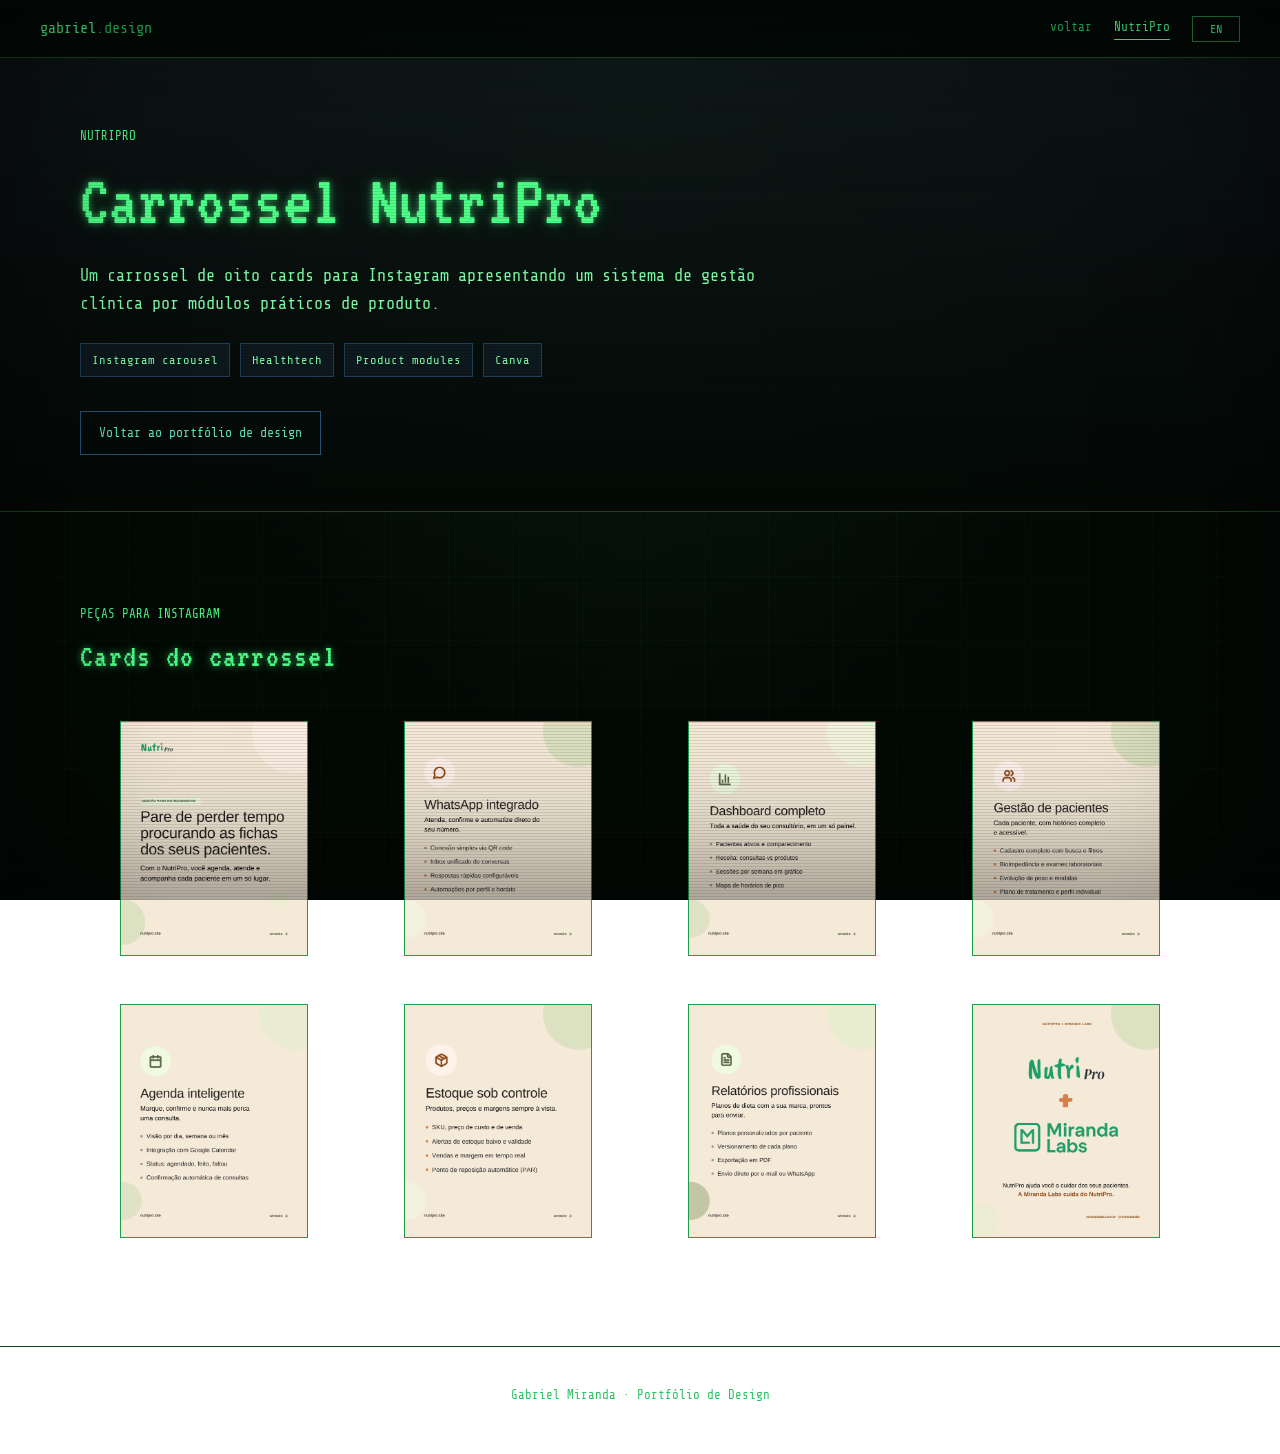
<file: design/nutripro/index.html>
<!DOCTYPE html>
<html lang="pt-BR" data-lang="pt">
<head>
  <meta charset="UTF-8" />
  <meta name="viewport" content="width=device-width, initial-scale=1.0" />
  <meta name="description" content="NutriPro design project by Gabriel Miranda" />
  <title>NutriPro &middot; Gabriel Miranda Design</title>
  <link rel="icon" type="image/svg+xml" href="/favicon.svg" />
  <link rel="preconnect" href="https://fonts.googleapis.com" />
  <link rel="preconnect" href="https://fonts.gstatic.com" crossorigin />
  <link href="https://fonts.googleapis.com/css2?family=Share+Tech+Mono&family=VT323&display=swap" rel="stylesheet" />
  <link rel="stylesheet" href="../styles.css" />
</head>
<body>
  <nav class="site-nav" aria-label="NutriPro project navigation">
    <a class="nav-logo" href="../../">gabriel<span>.design</span></a>
    <div class="nav-links">
      <a class="nav-link" href="../" data-key="nav_back">voltar</a>
      <a class="nav-link active" href="./">NutriPro</a>
      <button class="lang-btn" type="button" data-lang-target>EN</button>
    </div>
  </nav>

  <main>
    <header class="page-hero">
      <div class="page-hero-inner">
        <p class="eyebrow" data-key="nutripro_kicker">NutriPro</p>
        <h1 class="page-title" data-key="nutripro_title">Carrossel <span>NutriPro</span></h1>
        <p class="page-lede" data-key="nutripro_lede">Um carrossel de oito cards para Instagram apresentando um sistema de gest&atilde;o cl&iacute;nica por m&oacute;dulos pr&aacute;ticos de produto.</p>
        <div class="meta-row">
          <span class="meta-pill">Instagram carousel</span>
          <span class="meta-pill">Healthtech</span>
          <span class="meta-pill">Product modules</span>
          <span class="meta-pill">Canva</span>
        </div>
        <div class="page-actions">
          <a class="btn btn-ghost" href="../" data-key="back_design">Voltar ao portf&oacute;lio de design</a>
        </div>
      </div>
    </header>

    <section class="section">
      <div class="section-inner">
        <p class="section-kicker" data-key="gallery_kicker">pe&ccedil;as para instagram</p>
        <h2 class="section-title" data-key="gallery_title">Cards do carrossel</h2>
        <div class="gallery-grid">
          <figure class="gallery-item"><img src="../assets/nutripro/slide-01.png" alt="NutriPro carousel card 1" /></figure>
          <figure class="gallery-item"><img src="../assets/nutripro/slide-02.png" alt="NutriPro carousel card 2" /></figure>
          <figure class="gallery-item"><img src="../assets/nutripro/slide-03.png" alt="NutriPro carousel card 3" /></figure>
          <figure class="gallery-item"><img src="../assets/nutripro/slide-04.png" alt="NutriPro carousel card 4" /></figure>
          <figure class="gallery-item"><img src="../assets/nutripro/slide-05.png" alt="NutriPro carousel card 5" /></figure>
          <figure class="gallery-item"><img src="../assets/nutripro/slide-06.png" alt="NutriPro carousel card 6" /></figure>
          <figure class="gallery-item"><img src="../assets/nutripro/slide-07.png" alt="NutriPro carousel card 7" /></figure>
          <figure class="gallery-item"><img src="../assets/nutripro/slide-08.png" alt="NutriPro carousel card 8" /></figure>
        </div>
      </div>
    </section>
  </main>

  <footer class="footer" data-key="footer_text">Gabriel Miranda &middot; Portf&oacute;lio de Design</footer>
  <script src="../design.js"></script>
</body>
</html>
</file>
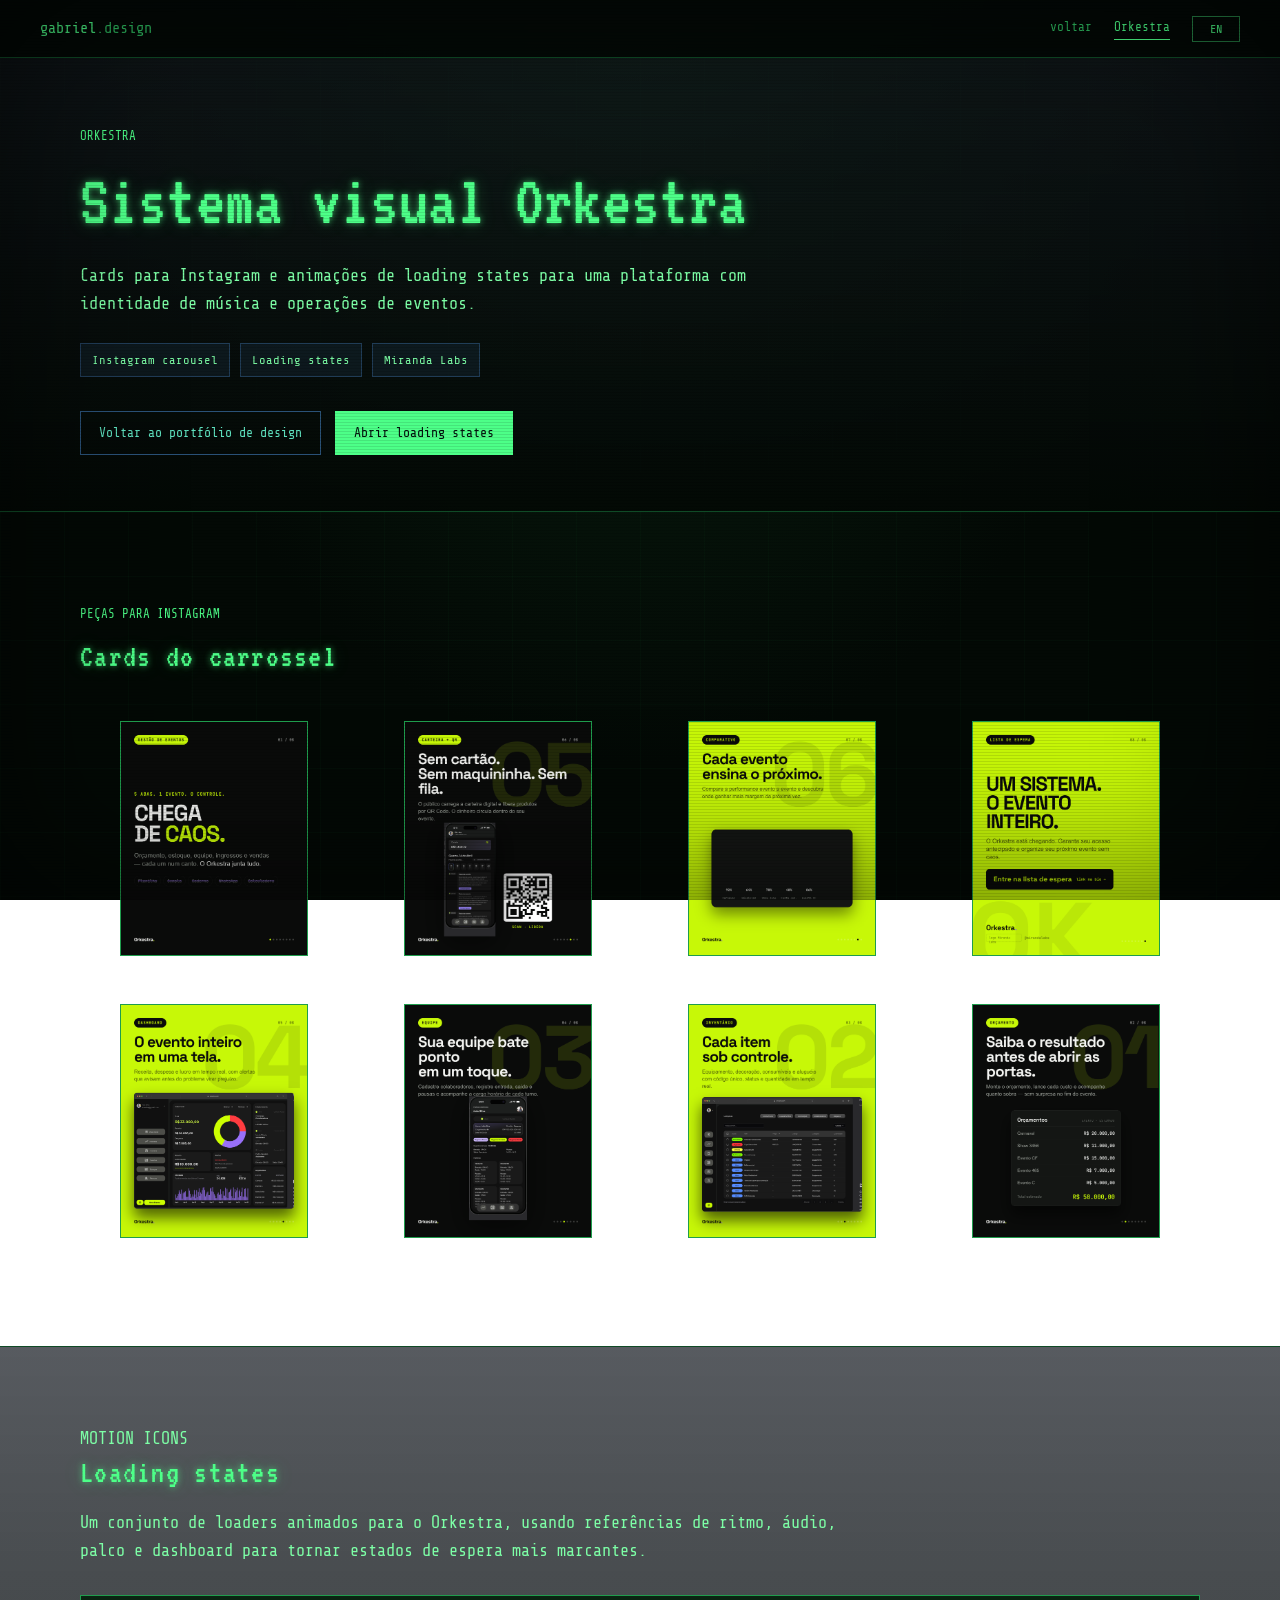
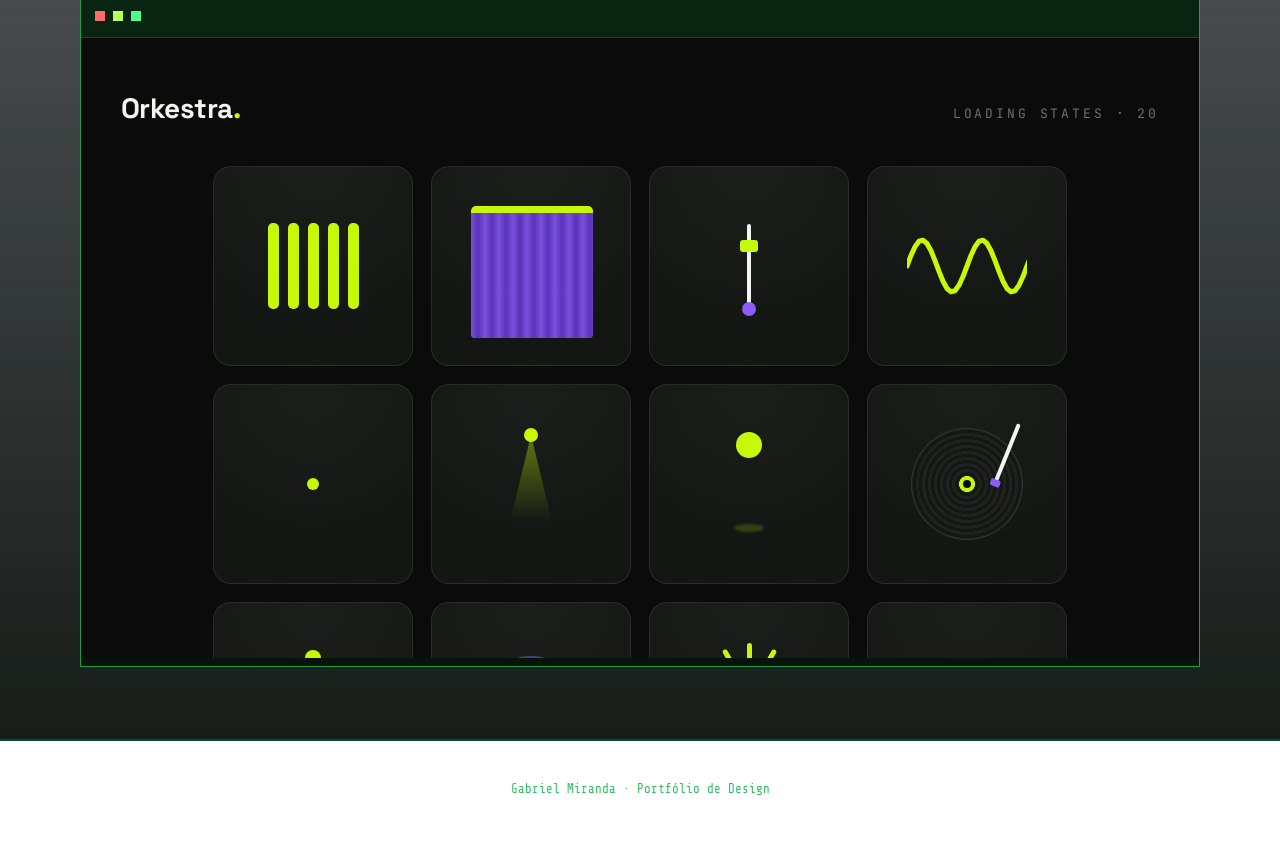
<file: design/orkestra/index.html>
<!DOCTYPE html>
<html lang="pt-BR" data-lang="pt">
<head>
  <meta charset="UTF-8" />
  <meta name="viewport" content="width=device-width, initial-scale=1.0" />
  <meta name="description" content="Orkestra design project by Gabriel Miranda" />
  <title>Orkestra &middot; Gabriel Miranda Design</title>
  <link rel="icon" type="image/svg+xml" href="/favicon.svg" />
  <link rel="preconnect" href="https://fonts.googleapis.com" />
  <link rel="preconnect" href="https://fonts.gstatic.com" crossorigin />
  <link href="https://fonts.googleapis.com/css2?family=Share+Tech+Mono&family=VT323&display=swap" rel="stylesheet" />
  <link rel="stylesheet" href="../styles.css" />
</head>
<body>
  <nav class="site-nav" aria-label="Orkestra project navigation">
    <a class="nav-logo" href="../../">gabriel<span>.design</span></a>
    <div class="nav-links">
      <a class="nav-link" href="../" data-key="nav_back">voltar</a>
      <a class="nav-link active" href="./">Orkestra</a>
      <button class="lang-btn" type="button" data-lang-target>EN</button>
    </div>
  </nav>

  <main>
    <header class="page-hero">
      <div class="page-hero-inner">
        <p class="eyebrow" data-key="orkestra_kicker">Orkestra</p>
        <h1 class="page-title" data-key="orkestra_title">Sistema visual <span>Orkestra</span></h1>
        <p class="page-lede" data-key="orkestra_lede">Cards para Instagram e anima&ccedil;&otilde;es de loading states para uma plataforma com identidade de m&uacute;sica e opera&ccedil;&otilde;es de eventos.</p>
        <div class="meta-row">
          <span class="meta-pill">Instagram carousel</span>
          <span class="meta-pill">Loading states</span>
          <span class="meta-pill">Miranda Labs</span>
        </div>
        <div class="page-actions">
          <a class="btn btn-ghost" href="../" data-key="back_design">Voltar ao portf&oacute;lio de design</a>
          <a class="btn btn-primary" href="../assets/orkestra/loading/loaders.html" target="_blank" rel="noreferrer" data-key="visit_loader">Abrir loading states</a>
        </div>
      </div>
    </header>

    <section class="section">
      <div class="section-inner">
        <p class="section-kicker" data-key="gallery_kicker">pe&ccedil;as para instagram</p>
        <h2 class="section-title" data-key="gallery_title">Cards do carrossel</h2>
        <div class="gallery-grid">
          <figure class="gallery-item"><img src="../assets/orkestra/cards/slide-01.png" alt="Orkestra carousel card 1" /></figure>
          <figure class="gallery-item"><img src="../assets/orkestra/cards/slide-02.png" alt="Orkestra carousel card 2" /></figure>
          <figure class="gallery-item"><img src="../assets/orkestra/cards/slide-03.png" alt="Orkestra carousel card 3" /></figure>
          <figure class="gallery-item"><img src="../assets/orkestra/cards/slide-04.png" alt="Orkestra carousel card 4" /></figure>
          <figure class="gallery-item"><img src="../assets/orkestra/cards/slide-05.png" alt="Orkestra carousel card 5" /></figure>
          <figure class="gallery-item"><img src="../assets/orkestra/cards/slide-06.png" alt="Orkestra carousel card 6" /></figure>
          <figure class="gallery-item"><img src="../assets/orkestra/cards/slide-07.png" alt="Orkestra carousel card 7" /></figure>
          <figure class="gallery-item"><img src="../assets/orkestra/cards/slide-08.png" alt="Orkestra carousel card 8" /></figure>
        </div>
      </div>
    </section>

    <section class="section statement">
      <div class="section-inner">
        <p class="section-kicker" data-key="loading_kicker">motion icons</p>
        <h2 class="section-title" data-key="loading_title">Loading states</h2>
        <p data-key="loading_body">Um conjunto de loaders animados para o Orkestra, usando refer&ecirc;ncias de ritmo, &aacute;udio, palco e dashboard para tornar estados de espera mais marcantes.</p>
        <div class="browser-frame">
          <div class="browser-top" aria-hidden="true"><span></span><span></span><span></span></div>
          <iframe class="loader-frame" src="../assets/orkestra/loading/loaders.html" title="Orkestra loading state animations" loading="lazy"></iframe>
        </div>
      </div>
    </section>
  </main>

  <footer class="footer" data-key="footer_text">Gabriel Miranda &middot; Portf&oacute;lio de Design</footer>
  <script src="../design.js"></script>
</body>
</html>
</file>
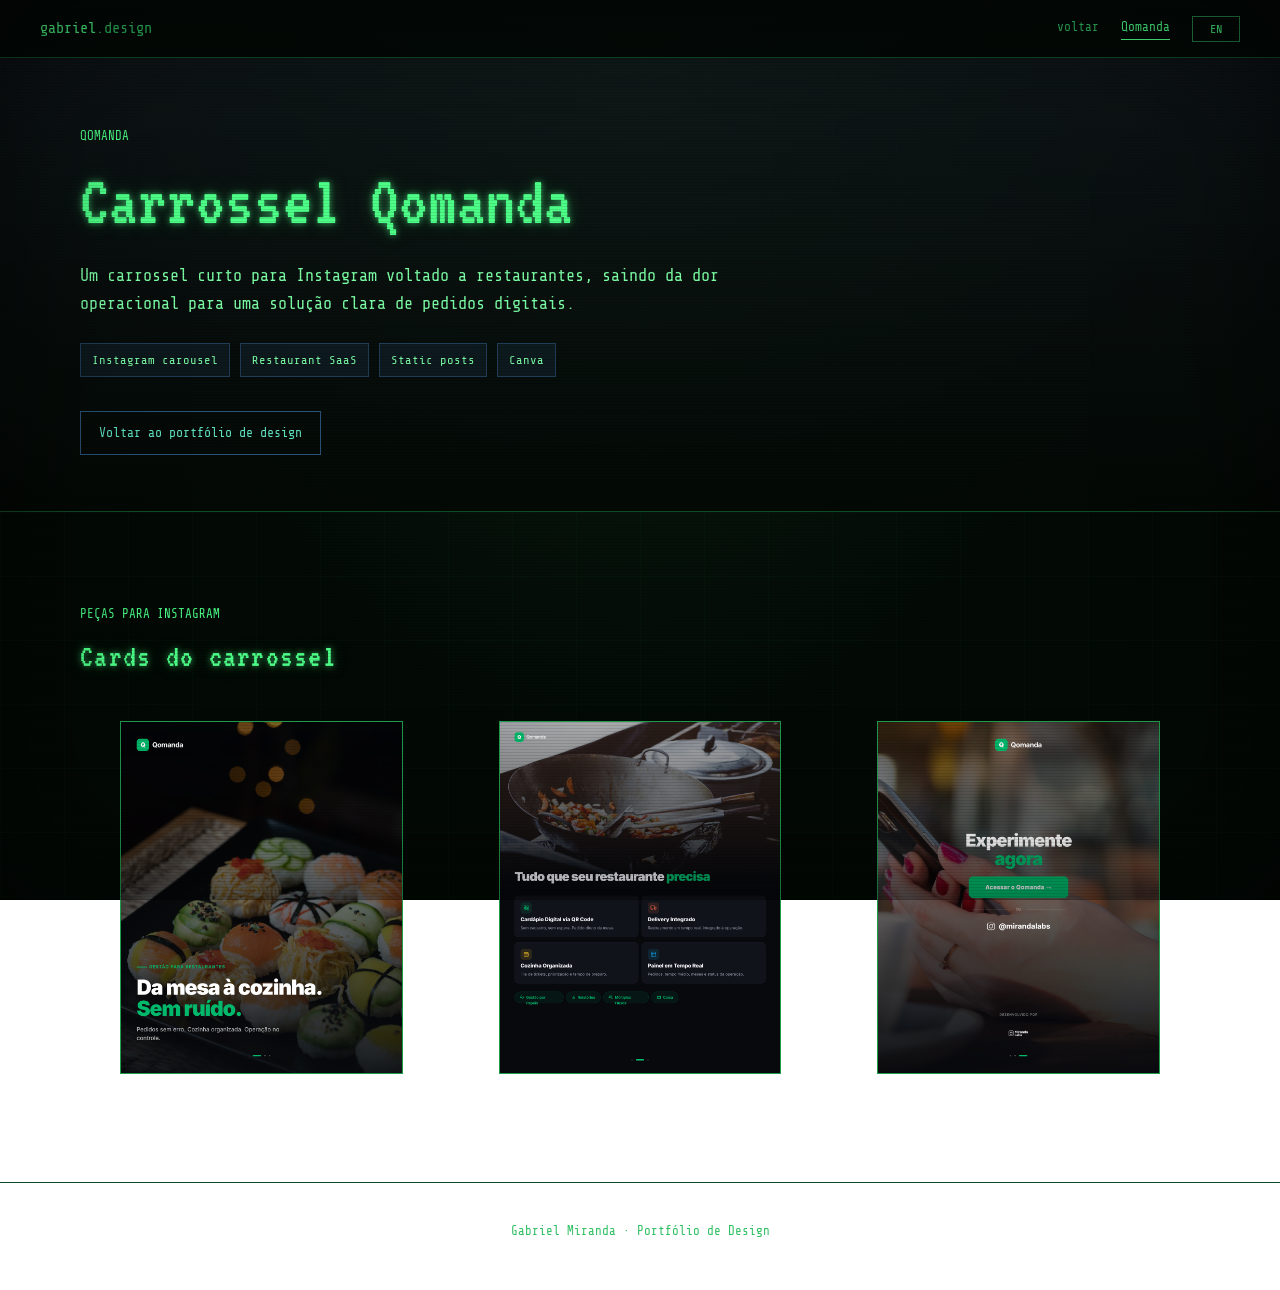
<file: design/qomanda/index.html>
<!DOCTYPE html>
<html lang="pt-BR" data-lang="pt">
<head>
  <meta charset="UTF-8" />
  <meta name="viewport" content="width=device-width, initial-scale=1.0" />
  <meta name="description" content="Qomanda design project by Gabriel Miranda" />
  <title>Qomanda &middot; Gabriel Miranda Design</title>
  <link rel="icon" type="image/svg+xml" href="/favicon.svg" />
  <link rel="preconnect" href="https://fonts.googleapis.com" />
  <link rel="preconnect" href="https://fonts.gstatic.com" crossorigin />
  <link href="https://fonts.googleapis.com/css2?family=Share+Tech+Mono&family=VT323&display=swap" rel="stylesheet" />
  <link rel="stylesheet" href="../styles.css" />
</head>
<body>
  <nav class="site-nav" aria-label="Qomanda project navigation">
    <a class="nav-logo" href="../../">gabriel<span>.design</span></a>
    <div class="nav-links">
      <a class="nav-link" href="../" data-key="nav_back">voltar</a>
      <a class="nav-link active" href="./">Qomanda</a>
      <button class="lang-btn" type="button" data-lang-target>EN</button>
    </div>
  </nav>

  <main>
    <header class="page-hero">
      <div class="page-hero-inner">
        <p class="eyebrow" data-key="qomanda_kicker">Qomanda</p>
        <h1 class="page-title" data-key="qomanda_title">Carrossel <span>Qomanda</span></h1>
        <p class="page-lede" data-key="qomanda_lede">Um carrossel curto para Instagram voltado a restaurantes, saindo da dor operacional para uma solu&ccedil;&atilde;o clara de pedidos digitais.</p>
        <div class="meta-row">
          <span class="meta-pill">Instagram carousel</span>
          <span class="meta-pill">Restaurant SaaS</span>
          <span class="meta-pill">Static posts</span>
          <span class="meta-pill">Canva</span>
        </div>
        <div class="page-actions">
          <a class="btn btn-ghost" href="../" data-key="back_design">Voltar ao portf&oacute;lio de design</a>
        </div>
      </div>
    </header>

    <section class="section">
      <div class="section-inner">
        <p class="section-kicker" data-key="gallery_kicker">pe&ccedil;as para instagram</p>
        <h2 class="section-title" data-key="gallery_title">Cards do carrossel</h2>
        <div class="gallery-grid wide-grid">
          <figure class="gallery-item"><img src="../assets/qomanda/slide-01.png" alt="Qomanda carousel card 1" /></figure>
          <figure class="gallery-item"><img src="../assets/qomanda/slide-02.png" alt="Qomanda carousel card 2" /></figure>
          <figure class="gallery-item"><img src="../assets/qomanda/slide-03.png" alt="Qomanda carousel card 3" /></figure>
        </div>
      </div>
    </section>
  </main>

  <footer class="footer" data-key="footer_text">Gabriel Miranda &middot; Portf&oacute;lio de Design</footer>
  <script src="../design.js"></script>
</body>
</html>
</file>
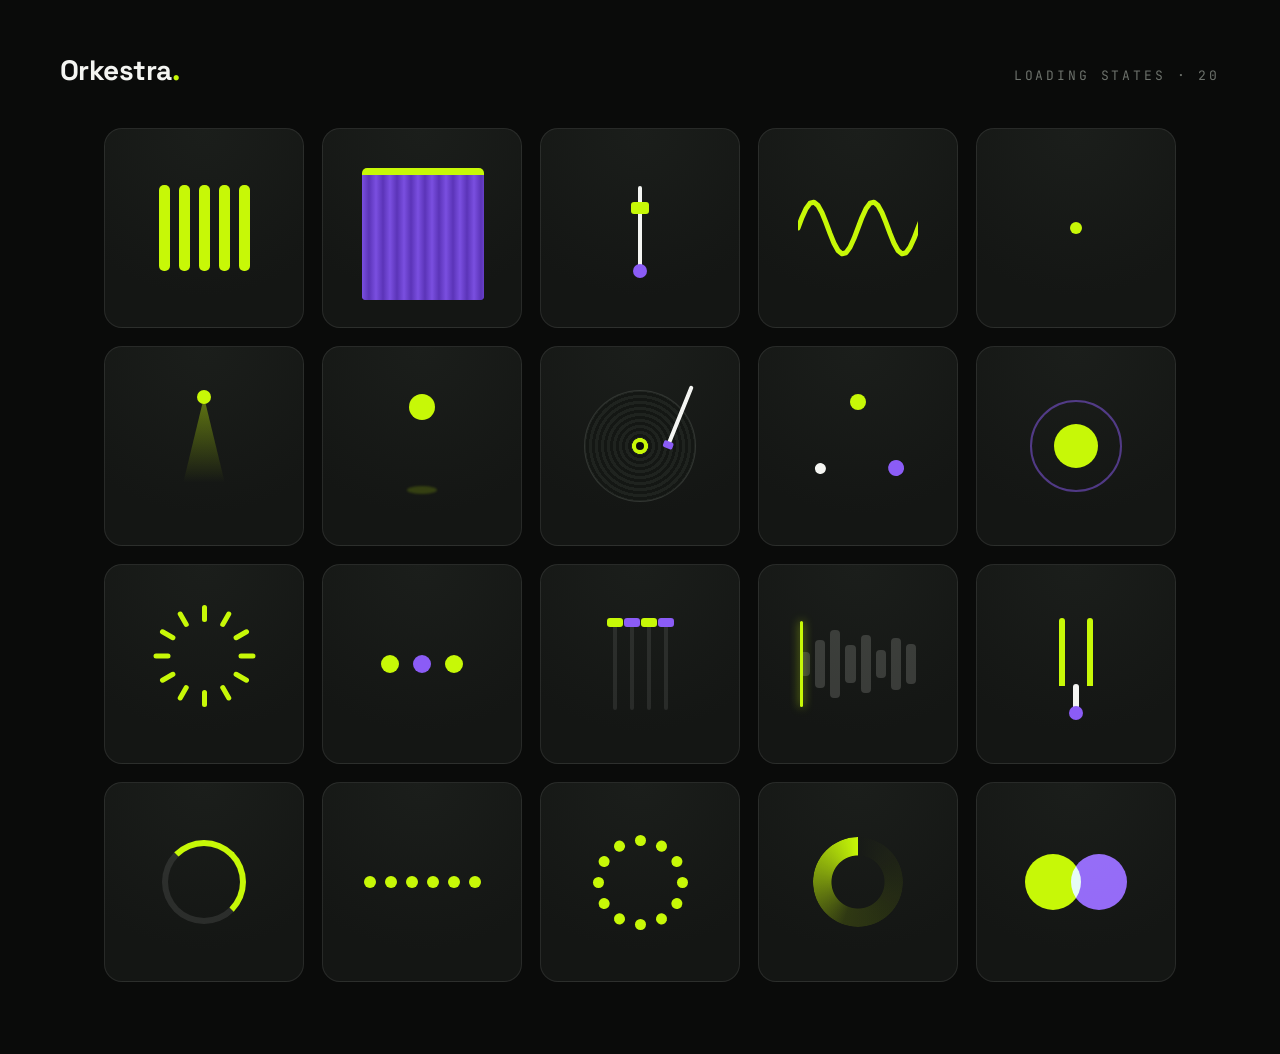
<file: design/assets/orkestra/loading/loaders.html>
<!DOCTYPE html>
<html lang="pt-BR">
<head>
<meta charset="UTF-8" />
<meta name="viewport" content="width=device-width, initial-scale=1.0" />
<title>Orkestra · Loading States</title>
<link rel="preconnect" href="https://fonts.googleapis.com" />
<link rel="preconnect" href="https://fonts.gstatic.com" crossorigin />
<link href="https://fonts.googleapis.com/css2?family=JetBrains+Mono:wght@400;500&family=Space+Grotesk:wght@500;700&display=swap" rel="stylesheet" />
<style>
  :root {
    --bg:     #0A0B0A;
    --panel:  #141614;
    --panel2: #1b1e1b;
    --line:   rgba(244,245,242,0.09);
    --lime:   #C7F807;
    --violet: #8B5CF6;
    --ink:    #F4F5F2;
    --mut:    #6C716B;
    --disp: "Space Grotesk", "Helvetica Neue", Helvetica, Arial, sans-serif;
    --mono: "JetBrains Mono", ui-monospace, "SF Mono", Menlo, monospace;
  }

  * { box-sizing: border-box; }
  html, body { margin: 0; }
  body {
    background: var(--bg);
    color: var(--ink);
    font-family: var(--disp);
    -webkit-font-smoothing: antialiased;
    min-height: 100vh;
    padding: 56px 40px 72px;
  }

  /* ── page header (chrome, not on the indicators) ───────────────── */
  header {
    max-width: 1160px;
    margin: 0 auto 44px;
    display: flex;
    align-items: baseline;
    justify-content: space-between;
    gap: 24px;
    flex-wrap: wrap;
  }
  .wordmark {
    font-weight: 700;
    font-size: 28px;
    letter-spacing: -0.02em;
    line-height: 1;
  }
  .wordmark .dot { color: var(--lime); }
  .caption {
    font-family: var(--mono);
    font-size: 13px;
    letter-spacing: 0.22em;
    text-transform: uppercase;
    color: var(--mut);
  }

  /* ── grid of 200×200 tiles ─────────────────────────────────────── */
  .grid {
    max-width: 1160px;
    margin: 0 auto;
    display: grid;
    grid-template-columns: repeat(auto-fill, 200px);
    gap: 18px;
    justify-content: center;
  }
  .tile {
    width: 200px;
    height: 200px;
    background:
      radial-gradient(120% 120% at 50% 0%, var(--panel2), var(--panel) 70%);
    border: 1px solid var(--line);
    border-radius: 18px;
    display: grid;
    place-items: center;
    position: relative;
    overflow: hidden;
  }
  /* the 120×120 working area each loader lives in */
  .stage {
    width: 120px;
    height: 120px;
    position: relative;
    display: grid;
    place-items: center;
  }

  @media (prefers-reduced-motion: reduce) {
    * { animation-duration: 0.001ms !important; animation-iteration-count: 1 !important; }
  }

  /* ════════════════════════════════════════════════════════════════
     01 · EQUALIZER — bars bouncing
  ════════════════════════════════════════════════════════════════ */
  .eq { display: flex; align-items: flex-end; gap: 9px; height: 86px; }
  .eq i {
    width: 11px; height: 100%; border-radius: 5px;
    background: var(--lime); transform-origin: bottom center;
    animation: eq 1.05s ease-in-out infinite;
  }
  .eq i:nth-child(1) { animation-delay: -.20s; }
  .eq i:nth-child(2) { animation-delay: -.55s; }
  .eq i:nth-child(3) { animation-delay: -.85s; }
  .eq i:nth-child(4) { animation-delay: -.35s; }
  .eq i:nth-child(5) { animation-delay: -.70s; }
  @keyframes eq { 0%,100% { transform: scaleY(.22); } 50% { transform: scaleY(1); } }

  /* ════════════════════════════════════════════════════════════════
     02 · CURTAINS — velvet panels part & close
  ════════════════════════════════════════════════════════════════ */
  .curtain { position: relative; width: 122px; height: 132px; border-radius: 5px 5px 2px 2px; overflow: hidden; background: #060706; }
  .curtain .rod { position: absolute; top: 0; left: -4px; right: -4px; height: 7px; background: var(--lime); border-radius: 4px; z-index: 4; }
  .curtain .glow { position: absolute; top: 7px; left: 50%; transform: translateX(-50%); width: 30px; height: calc(100% - 7px);
    background: radial-gradient(closest-side, rgba(199,248,7,.18), transparent 75%); }
  .curtain .panel { position: absolute; top: 7px; bottom: 0; width: 54%; }
  .curtain .left  { left: 0;  border-radius: 0 0 0 3px;
    background: repeating-linear-gradient(90deg, #7a4fe0 0, #5b34b8 7px, #7a4fe0 14px);
    animation: curtL 3s ease-in-out infinite; }
  .curtain .right { right: 0; border-radius: 0 0 3px 0;
    background: repeating-linear-gradient(90deg, #7a4fe0 0, #5b34b8 7px, #7a4fe0 14px);
    animation: curtR 3s ease-in-out infinite; }
  @keyframes curtL { 0%,16% { transform: translateX(0); } 50%,66% { transform: translateX(-98%); } 100% { transform: translateX(0); } }
  @keyframes curtR { 0%,16% { transform: translateX(0); } 50%,66% { transform: translateX(98%);  } 100% { transform: translateX(0); } }

  /* ════════════════════════════════════════════════════════════════
     03 · METRONOME — pendulum swing
  ════════════════════════════════════════════════════════════════ */
  .metro { position: relative; width: 110px; height: 100px; }
  .metro .arm {
    position: absolute; bottom: 6px; left: 50%; width: 4px; height: 86px;
    background: var(--ink); border-radius: 3px; transform-origin: bottom center;
    margin-left: -2px; animation: metro 1.5s ease-in-out infinite;
  }
  .metro .arm::after { /* weight */
    content: ""; position: absolute; top: 16px; left: 50%; transform: translateX(-50%);
    width: 18px; height: 12px; border-radius: 3px; background: var(--lime);
  }
  .metro .pivot { position: absolute; bottom: 0; left: 50%; transform: translateX(-50%); width: 14px; height: 14px; border-radius: 50%; background: var(--violet); }
  @keyframes metro { 0%,100% { transform: rotate(-30deg); } 50% { transform: rotate(30deg); } }

  /* ════════════════════════════════════════════════════════════════
     04 · WAVEFORM — traveling sine line (SVG path injected)
  ════════════════════════════════════════════════════════════════ */
  .wave { width: 120px; height: 90px; overflow: hidden; }
  .wave svg { display: block; width: 120px; height: 90px; }
  .wave .scroll { animation: waveScroll 1.6s linear infinite; }
  @keyframes waveScroll { from { transform: translateX(0); } to { transform: translateX(-60px); } }

  /* ════════════════════════════════════════════════════════════════
     05 · SOUND RIPPLES — expanding rings
  ════════════════════════════════════════════════════════════════ */
  .ripple { position: relative; width: 110px; height: 110px; }
  .ripple span { position: absolute; top: 50%; left: 50%; border: 2px solid var(--lime); border-radius: 50%;
    transform: translate(-50%,-50%); animation: ripple 2.1s cubic-bezier(.2,.6,.3,1) infinite; }
  .ripple span:nth-child(2) { animation-delay: .7s; }
  .ripple span:nth-child(3) { animation-delay: 1.4s; }
  .ripple .core { position: absolute; top: 50%; left: 50%; width: 12px; height: 12px; margin: -6px 0 0 -6px;
    background: var(--lime); border-radius: 50%; animation: corePulse 2.1s ease-in-out infinite; }
  @keyframes ripple { 0% { width: 10px; height: 10px; opacity: 1; } 100% { width: 108px; height: 108px; opacity: 0; } }
  @keyframes corePulse { 0%,100% { transform: scale(.7); } 50% { transform: scale(1); } }

  /* ════════════════════════════════════════════════════════════════
     06 · SPOTLIGHT — sweeping cone of light
  ════════════════════════════════════════════════════════════════ */
  .spot { position: relative; width: 120px; height: 116px; }
  .spot .src { position: absolute; top: 2px; left: 50%; transform: translateX(-50%); width: 14px; height: 14px; border-radius: 50%; background: var(--lime); z-index: 2; }
  .spot .beam {
    position: absolute; top: 9px; left: 50%; width: 90px; height: 104px; margin-left: -45px;
    background: linear-gradient(to bottom, rgba(199,248,7,.42), rgba(199,248,7,0) 82%);
    clip-path: polygon(50% 0, 78% 100%, 22% 100%);
    transform-origin: 50% 0; animation: spot 2.6s ease-in-out infinite;
  }
  @keyframes spot { 0%,100% { transform: rotate(-26deg); } 50% { transform: rotate(26deg); } }

  /* ════════════════════════════════════════════════════════════════
     07 · BOUNCING NOTE — ball with squash + shadow
  ════════════════════════════════════════════════════════════════ */
  .bounce { position: relative; width: 90px; height: 104px; }
  .bounce .ball { position: absolute; top: 0; left: 50%; width: 26px; height: 26px; margin-left: -13px;
    background: var(--lime); border-radius: 50%; animation: bounce 1s cubic-bezier(.5,0,.5,1) infinite; }
  .bounce .sh { position: absolute; bottom: 4px; left: 50%; width: 30px; height: 8px; margin-left: -15px;
    background: rgba(199,248,7,.18); border-radius: 50%; filter: blur(1px); animation: bshadow 1s cubic-bezier(.5,0,.5,1) infinite; }
  @keyframes bounce {
    0%   { transform: translateY(0) scaleY(1); }
    45%  { transform: translateY(70px) scaleY(1); }
    55%  { transform: translateY(74px) scaleY(.72); }
    65%  { transform: translateY(70px) scaleY(1); }
    100% { transform: translateY(0) scaleY(1); }
  }
  @keyframes bshadow { 0%,100% { transform: scale(.6); opacity: .35; } 55% { transform: scale(1); opacity: .9; } }

  /* ════════════════════════════════════════════════════════════════
     08 · VINYL — spinning record + tonearm
  ════════════════════════════════════════════════════════════════ */
  .vinyl { position: relative; width: 112px; height: 112px; }
  .vinyl .disc {
    position: absolute; inset: 0; border-radius: 50%;
    background:
      radial-gradient(closest-side, var(--lime) 0 14%, transparent 15%),
      repeating-radial-gradient(circle at 50% 50%, #1f231f 0 3px, #141714 3px 6px);
    border: 1px solid var(--line);
    animation: spinLin 2.4s linear infinite;
  }
  .vinyl .disc::after { content: ""; position: absolute; top: 50%; left: 50%; width: 8px; height: 8px; margin: -4px 0 0 -4px; background: var(--bg); border-radius: 50%; }
  .vinyl .arm {
    position: absolute; top: -4px; right: 2px; width: 4px; height: 64px; background: var(--ink);
    border-radius: 3px; transform-origin: top center; transform: rotate(22deg);
    animation: arm 2.4s ease-in-out infinite;
  }
  .vinyl .arm::after { content: ""; position: absolute; bottom: -3px; left: -3px; width: 10px; height: 7px; border-radius: 2px; background: var(--violet); }
  @keyframes arm { 0%,100% { transform: rotate(20deg); } 50% { transform: rotate(30deg); } }

  /* ════════════════════════════════════════════════════════════════
     09 · ORBIT — dots circling
  ════════════════════════════════════════════════════════════════ */
  .orbit { position: relative; width: 104px; height: 104px; animation: spinLin 1.8s linear infinite; }
  .orbit i { position: absolute; top: 50%; left: 50%; width: 16px; height: 16px; margin: -8px 0 0 -8px; border-radius: 50%; }
  .orbit i:nth-child(1) { background: var(--lime);   transform: rotate(0deg)   translateY(-44px); }
  .orbit i:nth-child(2) { background: var(--violet); transform: rotate(120deg) translateY(-44px); }
  .orbit i:nth-child(3) { background: var(--ink);    transform: rotate(240deg) translateY(-44px); width: 11px; height: 11px; margin: -5.5px 0 0 -5.5px; }

  /* ════════════════════════════════════════════════════════════════
     10 · BREATHE — pulsing core + halo ring
  ════════════════════════════════════════════════════════════════ */
  .breathe { position: relative; width: 100px; height: 100px; display: grid; place-items: center; }
  .breathe .ring { position: absolute; width: 92px; height: 92px; border: 2px solid var(--violet); border-radius: 50%; opacity: .5; animation: breRing 2s ease-in-out infinite; }
  .breathe .core { width: 44px; height: 44px; border-radius: 50%; background: var(--lime); animation: breCore 2s ease-in-out infinite; }
  @keyframes breCore { 0%,100% { transform: scale(.62); } 50% { transform: scale(1); } }
  @keyframes breRing { 0%,100% { transform: scale(.7); opacity: .65; } 50% { transform: scale(1); opacity: .15; } }

  /* ════════════════════════════════════════════════════════════════
     11 · BATON SPINNER — radial tapered dashes
  ════════════════════════════════════════════════════════════════ */
  .baton { position: relative; width: 100px; height: 100px; }
  .baton i { position: absolute; top: 50%; left: 50%; width: 5px; height: 17px; margin: -8.5px 0 0 -2.5px; border-radius: 3px; background: var(--lime);
    transform-origin: 50% 0; animation: batonFade 1.1s linear infinite; }
  @keyframes batonFade { 0% { opacity: 1; } 100% { opacity: .12; } }

  /* ════════════════════════════════════════════════════════════════
     12 · LOADING DOTS — scale in sequence
  ════════════════════════════════════════════════════════════════ */
  .dots3 { display: flex; gap: 14px; }
  .dots3 i { width: 18px; height: 18px; border-radius: 50%; background: var(--lime); animation: dot3 1.2s ease-in-out infinite; }
  .dots3 i:nth-child(2) { background: var(--violet); animation-delay: .18s; }
  .dots3 i:nth-child(3) { animation-delay: .36s; }
  @keyframes dot3 { 0%,100% { transform: scale(.4); opacity: .4; } 40% { transform: scale(1); opacity: 1; } }

  /* ════════════════════════════════════════════════════════════════
     13 · FADERS — soundboard faders rising in sequence
  ════════════════════════════════════════════════════════════════ */
  .faders { display: flex; gap: 13px; height: 92px; align-items: stretch; }
  .faders .ch { position: relative; width: 4px; background: var(--line); border-radius: 3px; }
  .faders .knob { position: absolute; left: 50%; width: 16px; height: 9px; margin-left: -8px; border-radius: 3px; background: var(--lime); animation: fader 2s ease-in-out infinite; }
  .faders .ch:nth-child(2) .knob { background: var(--violet); animation-delay: -.5s; }
  .faders .ch:nth-child(3) .knob { animation-delay: -1s; }
  .faders .ch:nth-child(4) .knob { background: var(--violet); animation-delay: -1.5s; }
  @keyframes fader { 0%,100% { top: 4px; } 50% { top: calc(100% - 13px); } }

  /* ════════════════════════════════════════════════════════════════
     14 · PLAYHEAD — scrubber sweeping over static bars
  ════════════════════════════════════════════════════════════════ */
  .play { position: relative; width: 116px; height: 78px; display: flex; align-items: center; gap: 5px; }
  .play i { flex: 1; border-radius: 4px; background: rgba(244,245,242,0.16); }
  .play i:nth-child(1){height:30%}.play i:nth-child(2){height:62%}.play i:nth-child(3){height:88%}
  .play i:nth-child(4){height:48%}.play i:nth-child(5){height:74%}.play i:nth-child(6){height:36%}
  .play i:nth-child(7){height:66%}.play i:nth-child(8){height:52%}
  .play .head { position: absolute; top: -4px; bottom: -4px; width: 3px; background: var(--lime); border-radius: 3px; box-shadow: 0 0 10px rgba(199,248,7,.7); animation: playhead 1.8s linear infinite; }
  @keyframes playhead { from { left: 0; } to { left: 100%; } }

  /* ════════════════════════════════════════════════════════════════
     15 · TUNING FORK — two prongs vibrating
  ════════════════════════════════════════════════════════════════ */
  .fork { position: relative; width: 70px; height: 100px; }
  .fork .stem { position: absolute; bottom: 0; left: 50%; width: 6px; height: 30px; margin-left: -3px; background: var(--ink); border-radius: 3px; }
  .fork .stem::after { content: ""; position: absolute; bottom: -6px; left: 50%; transform: translateX(-50%); width: 14px; height: 14px; border-radius: 50%; background: var(--violet); }
  .fork .prong { position: absolute; top: 4px; width: 6px; height: 68px; background: var(--lime); border-radius: 4px 4px 0 0; }
  .fork .l { left: 18px; transform-origin: bottom center; animation: forkL .26s ease-in-out infinite; }
  .fork .r { right: 18px; transform-origin: bottom center; animation: forkR .26s ease-in-out infinite; }
  @keyframes forkL { 0%,100% { transform: rotate(-3deg); } 50% { transform: rotate(0deg); } }
  @keyframes forkR { 0%,100% { transform: rotate(3deg); } 50% { transform: rotate(0deg); } }

  /* ════════════════════════════════════════════════════════════════
     16 · ARC — ring with a sweeping gap
  ════════════════════════════════════════════════════════════════ */
  .arc { width: 84px; height: 84px; border-radius: 50%; border: 6px solid rgba(244,245,242,0.10); border-top-color: var(--lime); border-right-color: var(--lime); animation: spinLin .9s linear infinite; }

  /* ════════════════════════════════════════════════════════════════
     17 · NOTE WAVE — row of dots, traveling vertical sine
  ════════════════════════════════════════════════════════════════ */
  .nwave { display: flex; align-items: center; gap: 9px; height: 90px; }
  .nwave i { width: 12px; height: 12px; border-radius: 50%; background: var(--lime); animation: nwave 1.1s ease-in-out infinite; }
  .nwave i:nth-child(1){animation-delay:0s}.nwave i:nth-child(2){animation-delay:.1s}
  .nwave i:nth-child(3){animation-delay:.2s}.nwave i:nth-child(4){animation-delay:.3s}
  .nwave i:nth-child(5){animation-delay:.4s}.nwave i:nth-child(6){animation-delay:.5s}
  @keyframes nwave { 0%,100% { transform: translateY(22px); } 50% { transform: translateY(-22px); } }

  /* ════════════════════════════════════════════════════════════════
     18 · DOT RING — dots around a circle lighting in sequence
  ════════════════════════════════════════════════════════════════ */
  .dotring { position: relative; width: 100px; height: 100px; }
  .dotring i { position: absolute; top: 50%; left: 50%; width: 11px; height: 11px; margin: -5.5px 0 0 -5.5px; border-radius: 50%; background: var(--lime); animation: dotring 1.2s linear infinite; }
  @keyframes dotring { 0% { opacity: 1; transform: var(--p) scale(1.25); } 100% { opacity: .15; transform: var(--p) scale(.85); } }

  /* ════════════════════════════════════════════════════════════════
     19 · COMET — conic gradient sweep
  ════════════════════════════════════════════════════════════════ */
  .comet { width: 90px; height: 90px; border-radius: 50%;
    background: conic-gradient(from 0deg, rgba(199,248,7,0) 0deg, rgba(199,248,7,.15) 200deg, var(--lime) 360deg);
    -webkit-mask: radial-gradient(farthest-side, transparent 58%, #000 60%);
            mask: radial-gradient(farthest-side, transparent 58%, #000 60%);
    animation: spinLin 1.1s linear infinite; }

  /* ════════════════════════════════════════════════════════════════
     20 · CYMBALS — two discs crashing (scale + overlap)
  ════════════════════════════════════════════════════════════════ */
  .cymbals { position: relative; width: 110px; height: 80px; }
  .cymbals i { position: absolute; top: 50%; width: 56px; height: 56px; margin-top: -28px; border-radius: 50%; }
  .cymbals .a { left: 4px;  background: var(--lime);   animation: cymA 1.3s ease-in-out infinite; }
  .cymbals .b { right: 4px; background: var(--violet); animation: cymB 1.3s ease-in-out infinite; mix-blend-mode: screen; }
  @keyframes cymA { 0%,100% { transform: translateX(-14px) scale(.9); } 45% { transform: translateX(16px) scale(1.04); } 55% { transform: translateX(16px) scale(1.04); } }
  @keyframes cymB { 0%,100% { transform: translateX(14px) scale(.9); }  45% { transform: translateX(-16px) scale(1.04); } 55% { transform: translateX(-16px) scale(1.04); } }

  @keyframes spinLin { from { transform: rotate(0); } to { transform: rotate(360deg); } }
</style>
</head>
<body>
  <header>
    <div class="wordmark">Orkestra<span class="dot">.</span></div>
    <div class="caption">Loading States · 20</div>
  </header>

  <main class="grid">
    <div class="tile"><div class="stage"><div class="eq"><i></i><i></i><i></i><i></i><i></i></div></div></div>

    <div class="tile"><div class="stage"><div class="curtain"><div class="rod"></div><div class="glow"></div><div class="panel left"></div><div class="panel right"></div></div></div></div>

    <div class="tile"><div class="stage"><div class="metro"><div class="arm"></div><div class="pivot"></div></div></div></div>

    <div class="tile"><div class="stage"><div class="wave"></div></div></div>

    <div class="tile"><div class="stage"><div class="ripple"><span></span><span></span><span></span><div class="core"></div></div></div></div>

    <div class="tile"><div class="stage"><div class="spot"><div class="src"></div><div class="beam"></div></div></div></div>

    <div class="tile"><div class="stage"><div class="bounce"><div class="sh"></div><div class="ball"></div></div></div></div>

    <div class="tile"><div class="stage"><div class="vinyl"><div class="disc"></div><div class="arm"></div></div></div></div>

    <div class="tile"><div class="stage"><div class="orbit"><i></i><i></i><i></i></div></div></div>

    <div class="tile"><div class="stage"><div class="breathe"><div class="ring"></div><div class="core"></div></div></div></div>

    <div class="tile"><div class="stage"><div class="baton"></div></div></div>

    <div class="tile"><div class="stage"><div class="dots3"><i></i><i></i><i></i></div></div></div>

    <div class="tile"><div class="stage"><div class="faders"><div class="ch"><div class="knob"></div></div><div class="ch"><div class="knob"></div></div><div class="ch"><div class="knob"></div></div><div class="ch"><div class="knob"></div></div></div></div></div>

    <div class="tile"><div class="stage"><div class="play"><i></i><i></i><i></i><i></i><i></i><i></i><i></i><i></i><div class="head"></div></div></div></div>

    <div class="tile"><div class="stage"><div class="fork"><div class="prong l"></div><div class="prong r"></div><div class="stem"></div></div></div></div>

    <div class="tile"><div class="stage"><div class="arc"></div></div></div>

    <div class="tile"><div class="stage"><div class="nwave"><i></i><i></i><i></i><i></i><i></i><i></i></div></div></div>

    <div class="tile"><div class="stage"><div class="dotring"></div></div></div>

    <div class="tile"><div class="stage"><div class="comet"></div></div></div>

    <div class="tile"><div class="stage"><div class="cymbals"><i class="a"></i><i class="b"></i></div></div></div>
  </main>

<script>
  // ── Waveform (#04): build a seamless traveling sine path ──────────
  (function () {
    const W = 120, H = 90, mid = H / 2, amp = 26, period = 60;
    // draw across 2× width so translateX(-60) loops seamlessly
    const total = W + period, step = 4;
    let d = "M 0 " + (mid - amp * Math.sin(0));
    for (let x = step; x <= total; x += step) {
      const y = mid - amp * Math.sin((x / period) * Math.PI * 2);
      d += " L " + x + " " + y.toFixed(2);
    }
    const ns = "http://www.w3.org/2000/svg";
    document.querySelectorAll(".wave").forEach(function (host) {
      const svg = document.createElementNS(ns, "svg");
      svg.setAttribute("viewBox", "0 0 " + W + " " + H);
      const g = document.createElementNS(ns, "g");
      g.setAttribute("class", "scroll");
      const p = document.createElementNS(ns, "path");
      p.setAttribute("d", d);
      p.setAttribute("fill", "none");
      p.setAttribute("stroke", "#C7F807");
      p.setAttribute("stroke-width", "5");
      p.setAttribute("stroke-linecap", "round");
      p.setAttribute("stroke-linejoin", "round");
      g.appendChild(p);
      svg.appendChild(g);
      host.appendChild(svg);
    });
  })();

  // ── Baton (#11): place 12 radial dashes around center ─────────────
  (function () {
    const baton = document.querySelector(".baton");
    const N = 12, dur = 1.1;
    for (let i = 0; i < N; i++) {
      const el = document.createElement("i");
      el.style.transform = "rotate(" + (i * 360 / N) + "deg) translateY(34px)";
      el.style.animationDelay = (-(dur / N) * (N - i)).toFixed(3) + "s";
      baton.appendChild(el);
    }
  })();

  // ── Dot ring (#18): place 12 dots around a circle ─────────────────
  (function () {
    const ring = document.querySelector(".dotring");
    const N = 12, dur = 1.2, R = 42;
    for (let i = 0; i < N; i++) {
      const el = document.createElement("i");
      const p = "rotate(" + (i * 360 / N) + "deg) translateY(-" + R + "px)";
      el.style.setProperty("--p", p);
      el.style.transform = p;
      el.style.animationDelay = (-(dur / N) * (N - i)).toFixed(3) + "s";
      ring.appendChild(el);
    }
  })();
</script>
</body>
</html>
</file>
<file: design/styles.css>
:root {
  --bg: #030905;
  --bg-soft: #06140a;
  --panel: #06140a;
  --panel-strong: #0a2412;
  --border: #1f9d4d;
  --border-soft: #0f4a26;
  --text: #7dffa6;
  --muted: #2fbf62;
  --white: #4dff88;
  --accent: #4dff88;
  --blue: #5fe3c0;
  --purple: #ffb000;
  --yellow: #b8ff5a;
  --mono: "Share Tech Mono", ui-monospace, "SF Mono", Consolas, monospace;
  --sans: "Share Tech Mono", -apple-system, BlinkMacSystemFont, "Segoe UI", sans-serif;
}

*,
*::before,
*::after {
  box-sizing: border-box;
}

html {
  scroll-behavior: smooth;
}

body {
  margin: 0;
  min-height: 100vh;
  background: var(--bg);
  color: var(--text);
  font-family: var(--sans);
  line-height: 1.65;
  overflow-x: hidden;
}

body::before {
  content: "";
  position: fixed;
  inset: 0;
  z-index: -2;
  pointer-events: none;
  background-image:
    linear-gradient(rgba(77,255,136,.025) 1px, transparent 1px),
    linear-gradient(90deg, rgba(77,255,136,.025) 1px, transparent 1px);
  background-size: 64px 64px;
}

a {
  color: inherit;
}

img {
  display: block;
  max-width: 100%;
}

.site-nav {
  position: fixed;
  top: 0;
  left: 0;
  right: 0;
  z-index: 40;
  height: 58px;
  display: flex;
  align-items: center;
  justify-content: space-between;
  gap: 20px;
  padding: 0 40px;
  background: rgba(3,9,5, .88);
  border-bottom: 1px solid var(--border-soft);
  backdrop-filter: blur(18px);
}

.nav-logo {
  color: var(--accent);
  font-family: var(--mono);
  font-size: .95rem;
  text-decoration: none;
  white-space: nowrap;
}

.nav-logo span {
  color: var(--muted);
}

.nav-links {
  display: flex;
  align-items: center;
  gap: 22px;
}

.nav-link {
  color: var(--muted);
  font-family: var(--mono);
  font-size: .8rem;
  text-decoration: none;
  border-bottom: 1px solid transparent;
  transition: color .2s, border-color .2s;
}

.nav-link:hover,
.nav-link.active {
  color: var(--accent);
  border-color: var(--accent);
}

.lang-btn {
  min-width: 48px;
  border: 1px solid rgba(77,255,136,.5);
  border-radius: 6px;
  padding: 5px 12px;
  background: transparent;
  color: var(--accent);
  cursor: pointer;
  font-family: var(--mono);
  font-size: .75rem;
}

.design-hero {
  min-height: 88vh;
  position: relative;
  display: grid;
  place-items: center;
  padding: 112px 24px 72px;
  overflow: hidden;
}

.design-hero::after {
  content: "";
  position: absolute;
  inset: 0;
  z-index: 2;
  pointer-events: none;
  background:
    linear-gradient(90deg, rgba(3,9,5, .98), rgba(3,9,5, .58) 36%, rgba(3,9,5, .52) 64%, rgba(3,9,5, .98)),
    linear-gradient(180deg, rgba(3,9,5, .74), rgba(3,9,5, .2) 45%, rgba(3,9,5, .9));
}

.rail-stack {
  position: absolute;
  inset: 78px 0 38px;
  z-index: 1;
  display: flex;
  flex-direction: column;
  justify-content: center;
  gap: 24px;
  transform: rotate(-4deg) scale(1.08);
  opacity: .78;
}

.image-rail {
  width: 100%;
  overflow: hidden;
}

.rail-track {
  display: flex;
  width: max-content;
  gap: 20px;
  animation: rail-left 38s linear infinite;
}

.image-rail[data-direction="right"] .rail-track {
  animation-name: rail-right;
}

.image-rail.fast .rail-track {
  animation-duration: 30s;
}

.image-rail.slow .rail-track {
  animation-duration: 48s;
}

.rail-card {
  width: 190px;
  aspect-ratio: 1 / 1;
  flex: 0 0 auto;
  overflow: hidden;
  border: 1px solid rgba(240, 246, 252, .12);
  border-radius: 8px;
  background: var(--panel);
  box-shadow: 0 24px 70px rgba(0, 0, 0, .36);
}

.rail-card img {
  width: 100%;
  height: 100%;
  object-fit: cover;
}

@keyframes rail-left {
  from { transform: translateX(0); }
  to { transform: translateX(-50%); }
}

@keyframes rail-right {
  from { transform: translateX(-50%); }
  to { transform: translateX(0); }
}

.hero-copy {
  position: relative;
  z-index: 3;
  width: min(900px, 100%);
  text-align: center;
}

.eyebrow {
  margin: 0 0 18px;
  color: var(--accent);
  font-family: var(--mono);
  font-size: .78rem;
  letter-spacing: 0;
  text-transform: uppercase;
}

.hero-title,
.page-title {
  margin: 0;
  color: var(--white);
  font-size: 4.5rem;
  line-height: 1.02;
  letter-spacing: 0;
}

.hero-title span,
.page-title span {
  color: var(--accent);
}

.hero-lede,
.page-lede {
  max-width: 690px;
  margin: 24px auto 0;
  color: var(--text);
  font-size: 1.05rem;
}

.hero-actions,
.page-actions {
  display: flex;
  align-items: center;
  justify-content: center;
  flex-wrap: wrap;
  gap: 14px;
  margin-top: 34px;
}

.btn {
  display: inline-flex;
  align-items: center;
  justify-content: center;
  min-height: 42px;
  border-radius: 6px;
  padding: 10px 18px;
  font-family: var(--mono);
  font-size: .82rem;
  text-decoration: none;
  transition: transform .2s, border-color .2s, background .2s;
}

.btn:hover {
  transform: translateY(-2px);
}

.btn-primary {
  border: 1px solid var(--accent);
  background: var(--accent);
  color: #04120d;
}

.btn-ghost {
  border: 1px solid rgba(88, 166, 255, .45);
  color: var(--blue);
}

.section {
  position: relative;
  z-index: 4;
  padding: 92px 24px;
}

.section-inner {
  width: min(1120px, 100%);
  margin: 0 auto;
}

.section-kicker {
  margin: 0 0 12px;
  color: var(--accent);
  font-family: var(--mono);
  font-size: .78rem;
  text-transform: uppercase;
}

.section-title {
  margin: 0;
  color: var(--white);
  font-size: 2rem;
  line-height: 1.2;
}

.statement {
  padding-top: 60px;
  padding-bottom: 72px;
  background: linear-gradient(180deg, rgba(22, 27, 34, .72), rgba(3,9,5, .92));
  border-top: 1px solid var(--border-soft);
  border-bottom: 1px solid var(--border-soft);
}

.statement p {
  max-width: 760px;
  margin: 18px 0 0;
  color: var(--text);
  font-size: 1.05rem;
}

.project-links {
  display: grid;
  grid-template-columns: repeat(3, minmax(0, 1fr));
  gap: 18px;
  margin-top: 32px;
}

.project-card {
  min-height: 360px;
  display: flex;
  flex-direction: column;
  justify-content: flex-end;
  overflow: hidden;
  position: relative;
  border: 1px solid var(--border);
  border-radius: 8px;
  background: var(--panel);
  text-decoration: none;
}

.project-card::after {
  content: "";
  position: absolute;
  inset: 0;
  background: linear-gradient(180deg, transparent 20%, rgba(3,9,5, .92));
}

.project-card img {
  position: absolute;
  inset: 0;
  width: 100%;
  height: 100%;
  object-fit: cover;
  transition: transform .45s;
}

.project-card:hover img {
  transform: scale(1.05);
}

.project-card-body {
  position: relative;
  z-index: 1;
  padding: 22px;
}

.project-card h3 {
  margin: 0;
  color: var(--white);
  font-size: 1.35rem;
}

.project-card p {
  margin: 8px 0 0;
  color: var(--muted);
}

.page-hero {
  padding: 126px 24px 56px;
  border-bottom: 1px solid var(--border-soft);
  background:
    linear-gradient(180deg, rgba(22, 27, 34, .66), rgba(3,9,5, .94));
}

.page-hero-inner {
  width: min(1120px, 100%);
  margin: 0 auto;
}

.page-title,
.page-lede {
  margin-left: 0;
  margin-right: 0;
  text-align: left;
}

.page-actions {
  justify-content: flex-start;
}

.meta-row {
  display: flex;
  flex-wrap: wrap;
  gap: 10px;
  margin-top: 26px;
}

.meta-pill {
  border: 1px solid rgba(88, 166, 255, .25);
  border-radius: 999px;
  padding: 6px 11px;
  color: var(--text);
  background: rgba(88, 166, 255, .08);
  font-family: var(--mono);
  font-size: .76rem;
}

.gallery-grid {
  display: grid;
  grid-template-columns: repeat(4, minmax(0, 1fr));
  align-items: start;
  gap: 16px;
  margin-top: 30px;
}

.gallery-item {
  overflow: hidden;
  border: 1px solid var(--border);
  border-radius: 8px;
  background: var(--panel);
}

.gallery-item img {
  width: 100%;
  aspect-ratio: 4 / 5;
  object-fit: cover;
}

.wide-grid {
  grid-template-columns: repeat(3, minmax(0, 1fr));
}

.browser-frame {
  margin-top: 30px;
  overflow: hidden;
  border: 1px solid var(--border);
  border-radius: 8px;
  background: var(--panel);
}

.browser-top {
  height: 42px;
  display: flex;
  align-items: center;
  gap: 8px;
  padding: 0 14px;
  border-bottom: 1px solid var(--border-soft);
  background: var(--panel-strong);
}

.browser-top span {
  width: 10px;
  height: 10px;
  border-radius: 50%;
  background: var(--muted);
}

.browser-top span:nth-child(1) { background: #ff6b6b; }
.browser-top span:nth-child(2) { background: var(--yellow); }
.browser-top span:nth-child(3) { background: var(--accent); }

.loader-frame {
  width: 100%;
  height: 620px;
  border: 0;
  background: #0a0b0a;
}

.footer {
  padding: 38px 24px 48px;
  border-top: 1px solid var(--border-soft);
  color: var(--muted);
  text-align: center;
  font-family: var(--mono);
  font-size: .78rem;
}

@media (max-width: 900px) {
  .site-nav {
    padding: 0 18px;
  }

  .nav-links {
    gap: 14px;
  }

  .hero-title,
  .page-title {
    font-size: 3.1rem;
  }

  .rail-card {
    width: 150px;
  }

  .project-links,
  .gallery-grid,
  .wide-grid {
    grid-template-columns: repeat(2, minmax(0, 1fr));
  }
}

@media (max-width: 640px) {
  .site-nav {
    height: auto;
    min-height: 58px;
    align-items: flex-start;
    padding-top: 12px;
    padding-bottom: 12px;
  }

  .nav-links {
    justify-content: flex-end;
    flex-wrap: wrap;
  }

  .nav-link {
    font-size: .74rem;
  }

  .design-hero {
    min-height: 86vh;
    padding-top: 132px;
  }

  .hero-title,
  .page-title {
    font-size: 2.4rem;
  }

  .hero-lede,
  .page-lede,
  .statement p {
    font-size: .96rem;
  }

  .project-links,
  .gallery-grid,
  .wide-grid {
    grid-template-columns: 1fr;
  }

  .project-card {
    min-height: 300px;
  }

  .loader-frame {
    height: 520px;
  }
}

@media (prefers-reduced-motion: reduce) {
  *,
  *::before,
  *::after {
    animation-duration: .01ms !important;
    animation-iteration-count: 1 !important;
    scroll-behavior: auto !important;
  }
}

/* Phosphor CRT theme (shared with the landing page) */
body {
  background: radial-gradient(ellipse at 50% 0%, #0a2412 0%, #030905 60%) fixed;
}
body::after {
  content: "";
  position: fixed;
  inset: 0;
  z-index: 300;
  pointer-events: none;
  background: repeating-linear-gradient(to bottom, rgba(0,0,0,0) 0, rgba(0,0,0,0) 2px, rgba(0,0,0,.2) 3px);
  box-shadow: inset 0 0 160px rgba(0,0,0,.6);
}
h1, h2, h3, .hero-title {
  font-family: "VT323", monospace;
  font-weight: 400;
  letter-spacing: .04em;
  text-shadow: 0 0 6px rgba(77,255,136,.6), 0 0 18px rgba(77,255,136,.25);
}
* { border-radius: 0 !important; }
</file>
